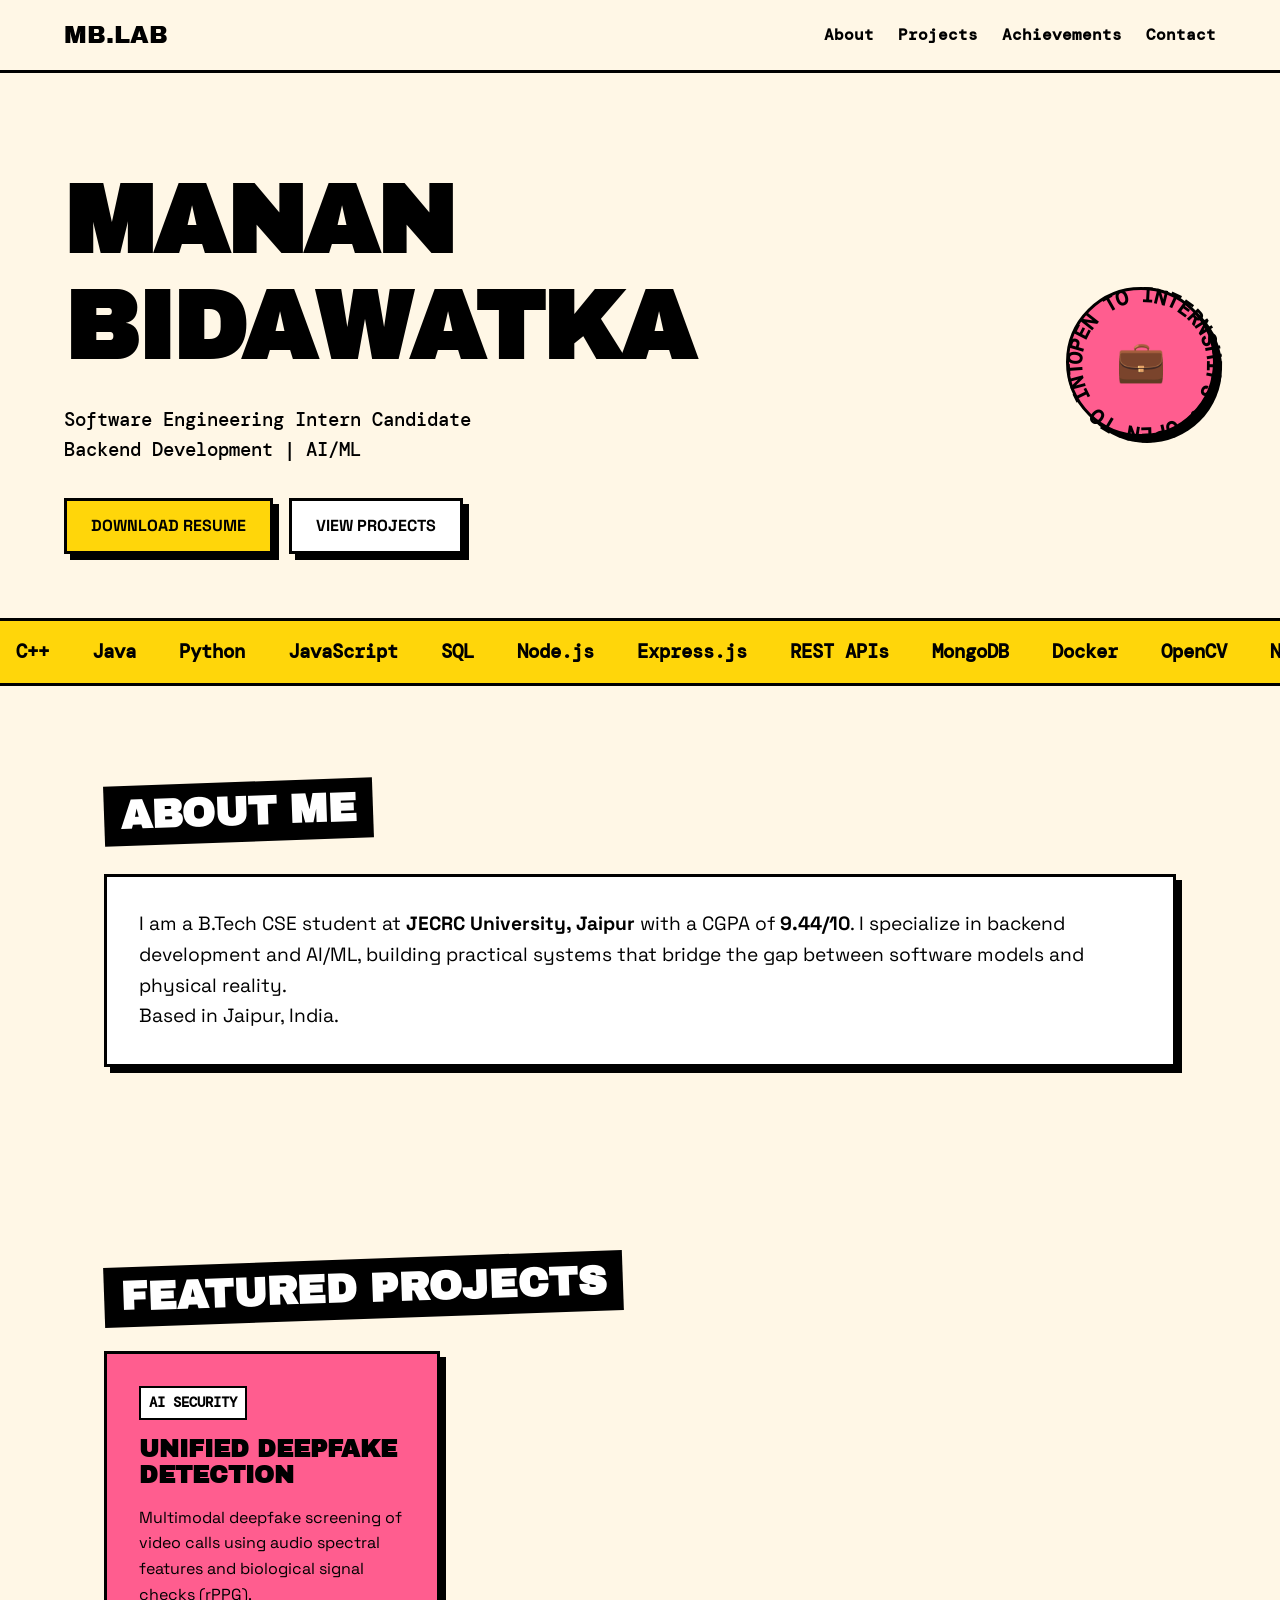
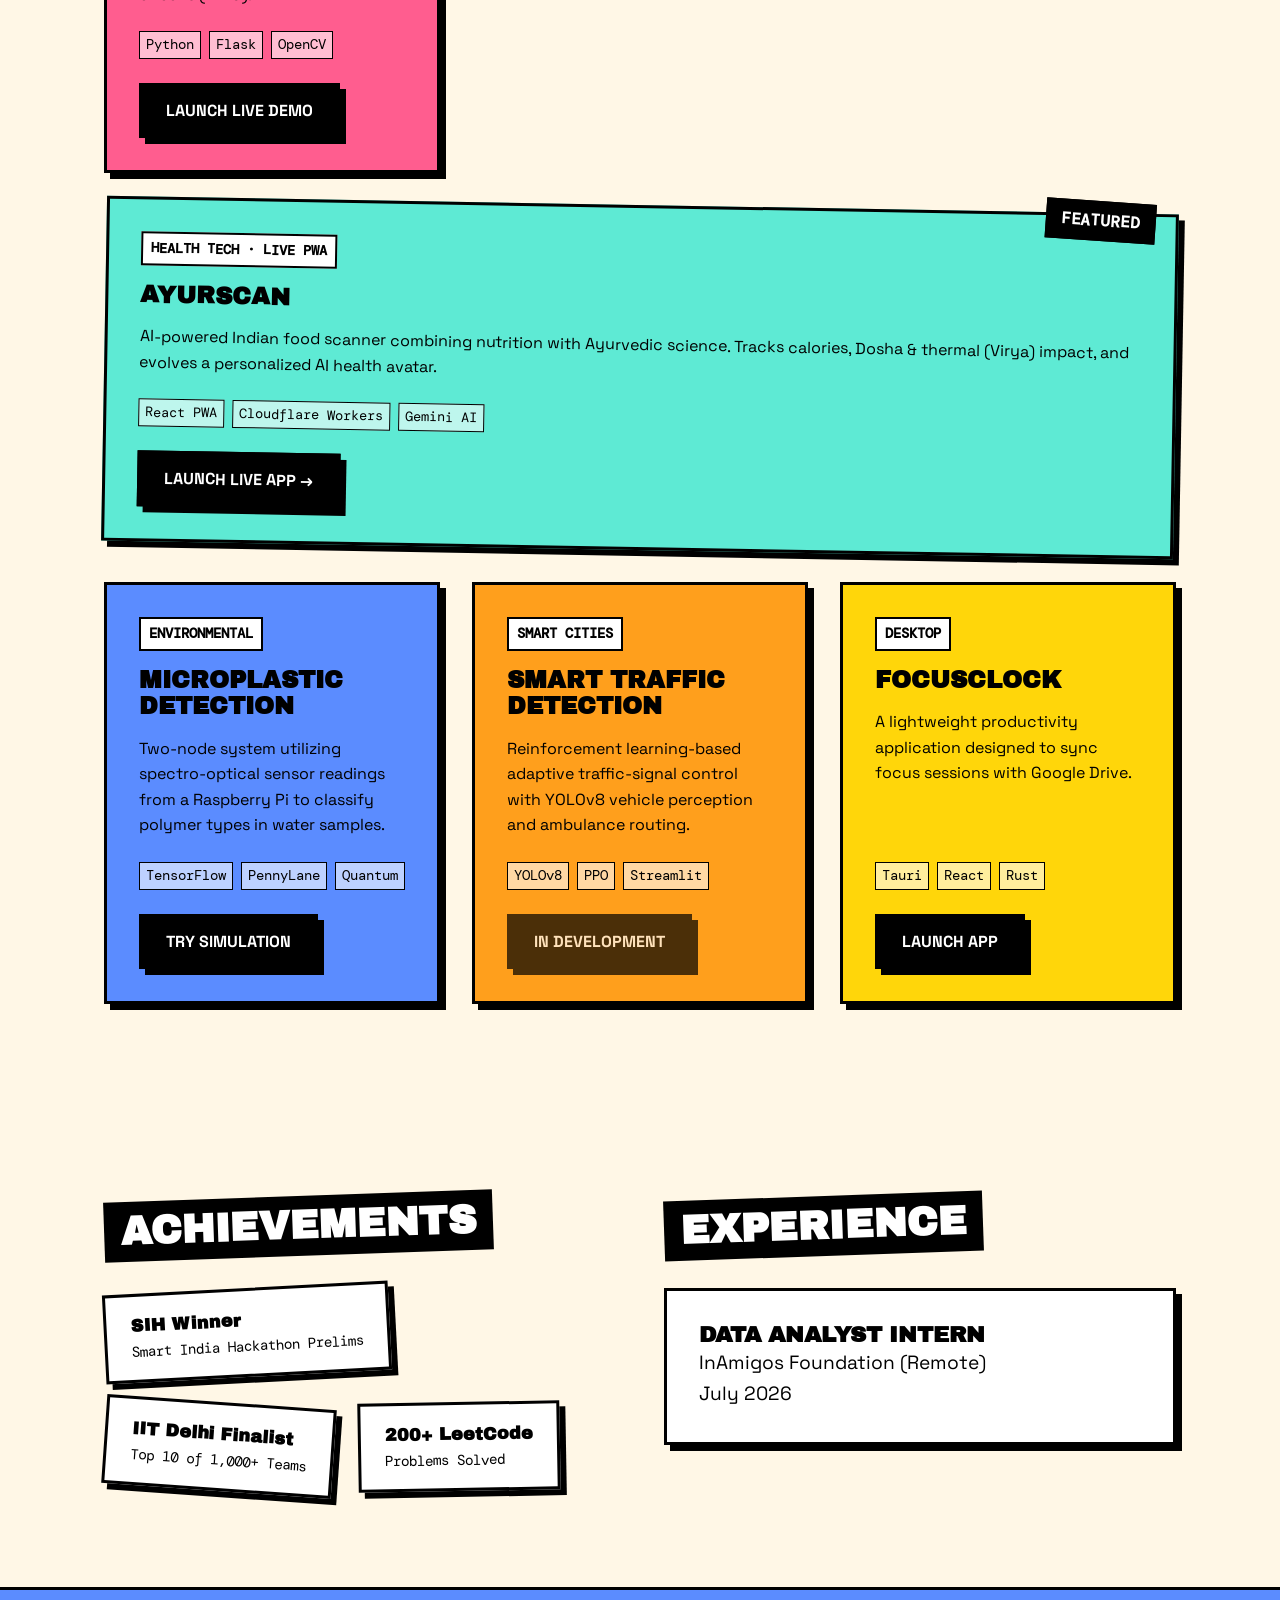
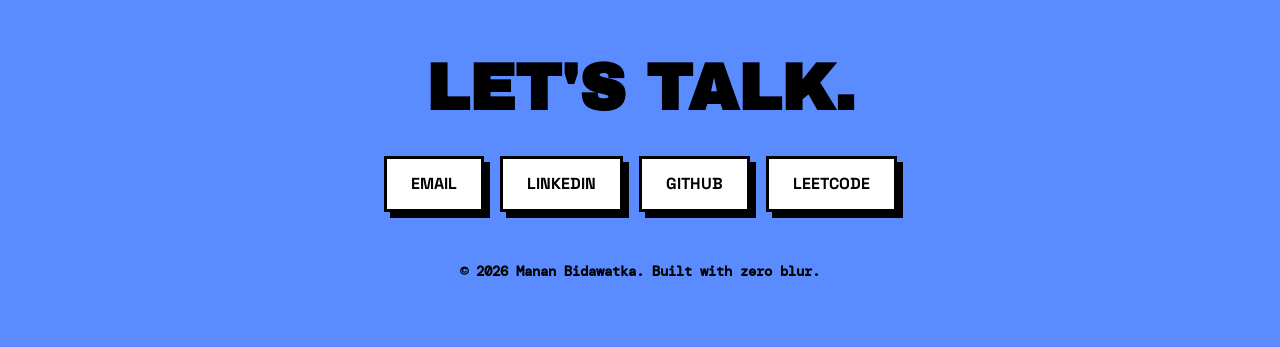
<file: index.html>
<!DOCTYPE html>
<html lang="en">
<head>
    <meta charset="UTF-8">
    <meta name="viewport" content="width=device-width, initial-scale=1.0">
    <title>Manan Bidawatka | Software Engineer</title>
    <meta name="description" content="Portfolio of Manan Bidawatka, Software Engineering Intern Candidate.">
    
    <!-- Google Fonts -->
    <link rel="preconnect" href="https://fonts.googleapis.com">
    <link rel="preconnect" href="https://fonts.gstatic.com" crossorigin>
    <link href="https://fonts.googleapis.com/css2?family=Archivo+Black&family=DM+Mono:wght@400;500&family=Space+Grotesk:wght@400;700&display=swap" rel="stylesheet">
    
    <link rel="stylesheet" href="style.css">
</head>
<body>

    <!-- Sticky Navigation -->
    <nav class="brutal-nav">
        <div class="logo">MB.LAB</div>
        <ul class="nav-links">
            <li><a href="#about">About</a></li>
            <li><a href="#projects">Projects</a></li>
            <li><a href="#achievements">Achievements</a></li>
            <li><a href="#contact">Contact</a></li>
        </ul>
    </nav>

    <!-- Hero Section -->
    <header class="hero">
        <div class="hero-content">
            <div class="hero-text">
                <h1>MANAN<br>BIDAWATKA</h1>
                <p class="tagline">Software Engineering Intern Candidate<br>Backend Development | AI/ML</p>
                <div class="hero-actions">
                    <!-- ⚠️ REPLACE # WITH YOUR RESUME LINK (Google Drive/PDF) -->
                    <a href="#" target="_blank" rel="noopener noreferrer" class="btn btn-yellow">Download Resume</a>
                    <a href="#projects" class="btn btn-white">View Projects</a>
                </div>
            </div>
            <div class="hero-sticker-container">
                <div class="sticker rotating-sticker">
                    <svg viewBox="0 0 100 100" width="100" height="100">
                        <path id="curve" d="M 50, 50 m -37, 0 a 37,37 0 1,1 74,0 a 37,37 0 1,1 -74,0" fill="transparent" />
                        <text font-family="DM Mono" font-size="12" fill="#000" font-weight="bold">
                            <textPath href="#curve">
                                OPEN TO INTERNSHIPS • OPEN TO INTERNSHIPS • 
                            </textPath>
                        </text>
                    </svg>
                    <div class="sticker-icon">💼</div>
                </div>
            </div>
        </div>
    </header>

    <!-- Marquee -->
    <div class="marquee-container">
        <div class="marquee">
            <span>C++</span> <span>Java</span> <span>Python</span> <span>JavaScript</span> <span>SQL</span> <span>Node.js</span> <span>Express.js</span> <span>REST APIs</span> <span>MongoDB</span> <span>Docker</span> <span>OpenCV</span> <span>NumPy</span> <span>Pandas</span> <span>Scikit-learn</span> <span>Git</span> <span>Postman</span>
            <span>C++</span> <span>Java</span> <span>Python</span> <span>JavaScript</span> <span>SQL</span> <span>Node.js</span> <span>Express.js</span> <span>REST APIs</span> <span>MongoDB</span> <span>Docker</span> <span>OpenCV</span> <span>NumPy</span> <span>Pandas</span> <span>Scikit-learn</span> <span>Git</span> <span>Postman</span>
        </div>
    </div>

    <main>
        <!-- About Section -->
        <section id="about" class="section">
            <h2 class="section-title">ABOUT ME</h2>
            <div class="brutal-box">
                <p>I am a B.Tech CSE student at <strong>JECRC University, Jaipur</strong> with a CGPA of <strong>9.44/10</strong>. I specialize in backend development and AI/ML, building practical systems that bridge the gap between software models and physical reality.</p>
                <p>Based in Jaipur, India.</p>
            </div>
        </section>

        <!-- Projects Section -->
        <section id="projects" class="section">
            <h2 class="section-title">FEATURED PROJECTS</h2>
            <div class="projects-grid">
                
                <!-- 1. Deepfake -->
                <article class="project-card bg-pink">
                    <div class="tag">AI SECURITY</div>
                    <h3>Unified DeepFake Detection</h3>
                    <p>Multimodal deepfake screening of video calls using audio spectral features and biological signal checks (rPPG).</p>
                    <div class="tech-stack">
                        <span>Python</span><span>Flask</span><span>OpenCV</span>
                    </div>
                    <a href="https://deepfake-detection-demo.onrender.com/" target="_blank" rel="noopener noreferrer" class="btn btn-black">Launch Live Demo</a>
                </article>

                <!-- 2. AyurScan (Featured) -->
<article class="project-card bg-mint featured-card">
    <div class="featured-badge">FEATURED</div>
    <div class="tag">HEALTH TECH · LIVE PWA</div>
    <h3>AyurScan</h3>
    <p>AI-powered Indian food scanner combining nutrition with Ayurvedic science. Tracks calories, Dosha &amp; thermal (Virya) impact, and evolves a personalized AI health avatar.</p>
    <div class="tech-stack">
        <span>React PWA</span><span>Cloudflare Workers</span><span>Gemini AI</span>
    </div>
    <a href="/ayurscan/" class="btn btn-black">Launch Live App →</a>
</article>

                <!-- 3. Microplastic -->
                <article class="project-card bg-blue">
                    <div class="tag">ENVIRONMENTAL</div>
                    <h3>Microplastic Detection</h3>
                    <p>Two-node system utilizing spectro-optical sensor readings from a Raspberry Pi to classify polymer types in water samples.</p>
                    <div class="tech-stack">
                        <span>TensorFlow</span><span>PennyLane</span><span>Quantum</span>
                    </div>
                    <!-- ⚠️ REPLACE # WITH YOUR MICROPLASTIC RENDER URL -->
                    <a href="https://microplastic-detection-demo.onrender.com" target="_blank" rel="noopener noreferrer" class="btn btn-black">Try Simulation</a>
                </article>

                <!-- 4. Traffic -->
                <article class="project-card bg-orange">
                    <div class="tag">SMART CITIES</div>
                    <h3>Smart Traffic Detection</h3>
                    <p>Reinforcement learning-based adaptive traffic-signal control with YOLOv8 vehicle perception and ambulance routing.</p>
                    <div class="tech-stack">
                        <span>YOLOv8</span><span>PPO</span><span>Streamlit</span>
                    </div>
                    <!-- Traffic is currently in development, using # to keep it non-clickable -->
                    <a href="#" class="btn btn-black" style="cursor: not-allowed; opacity: 0.7;">In Development</a>
                </article>

                <!-- 5. FocusClock -->
                <article class="project-card bg-yellow">
                    <div class="tag">DESKTOP</div>
                    <h3>FocusClock</h3>
                    <p>A lightweight productivity application designed to sync focus sessions with Google Drive.</p>
                    <div class="tech-stack">
                        <span>Tauri</span><span>React</span><span>Rust</span>
                    </div>
                    <!-- Links to your local landing page we created -->
                    <a href="projects/focusclock.html" target="_blank" rel="noopener noreferrer" class="btn btn-black">Launch App</a>
                </article>

            </div>
        </section>

        <!-- Achievements & Experience -->
        <section id="achievements" class="section grid-2-col">
            
            <div class="achievements-col">
                <h2 class="section-title">ACHIEVEMENTS</h2>
                <div class="stickers-container">
                    <div class="achievement-sticker rotate-left">
                        <strong>SIH Winner</strong><br>Smart India Hackathon Prelims
                    </div>
                    <div class="achievement-sticker rotate-right">
                        <strong>IIT Delhi Finalist</strong><br>Top 10 of 1,000+ Teams
                    </div>
                    <div class="achievement-sticker rotate-slight-left">
                        <strong>200+ LeetCode</strong><br>Problems Solved
                    </div>
                </div>
            </div>

            <div class="experience-col">
                <h2 class="section-title">EXPERIENCE</h2>
                <div class="brutal-box">
                    <h3>Data Analyst Intern</h3>
                    <p class="mono-text">InAmigos Foundation (Remote)</p>
                    <p class="mono-text">July 2026</p>
                </div>
            </div>

        </section>
    </main>

    <!-- Footer / Contact -->
    <footer id="contact" class="footer">
        <div class="footer-content">
            <h2>LET'S TALK.</h2>
            <div class="social-links">
                <a href="mailto:mananbd07@gmail.com" class="btn btn-white">Email</a>
                <!-- ⚠️ REPLACE # WITH YOUR LINKEDIN URL -->
                <a href="https://www.linkedin.com/in/manan-bidawatka-46521b323/" target="_blank" rel="noopener noreferrer" class="btn btn-white">LinkedIn</a>
                <a href="https://github.com/mananbd07" target="_blank" rel="noopener noreferrer" class="btn btn-white">GitHub</a>
                <!-- ⚠️ REPLACE # WITH YOUR LEETCODE URL -->
                <a href="https://leetcode.com/u/manan_2807/" target="_blank" rel="noopener noreferrer" class="btn btn-white">LeetCode</a>
            </div>
            <p class="copyright">&copy; 2026 Manan Bidawatka. Built with zero blur.</p>
        </div>
    </footer>

</body>
</html>
</file>
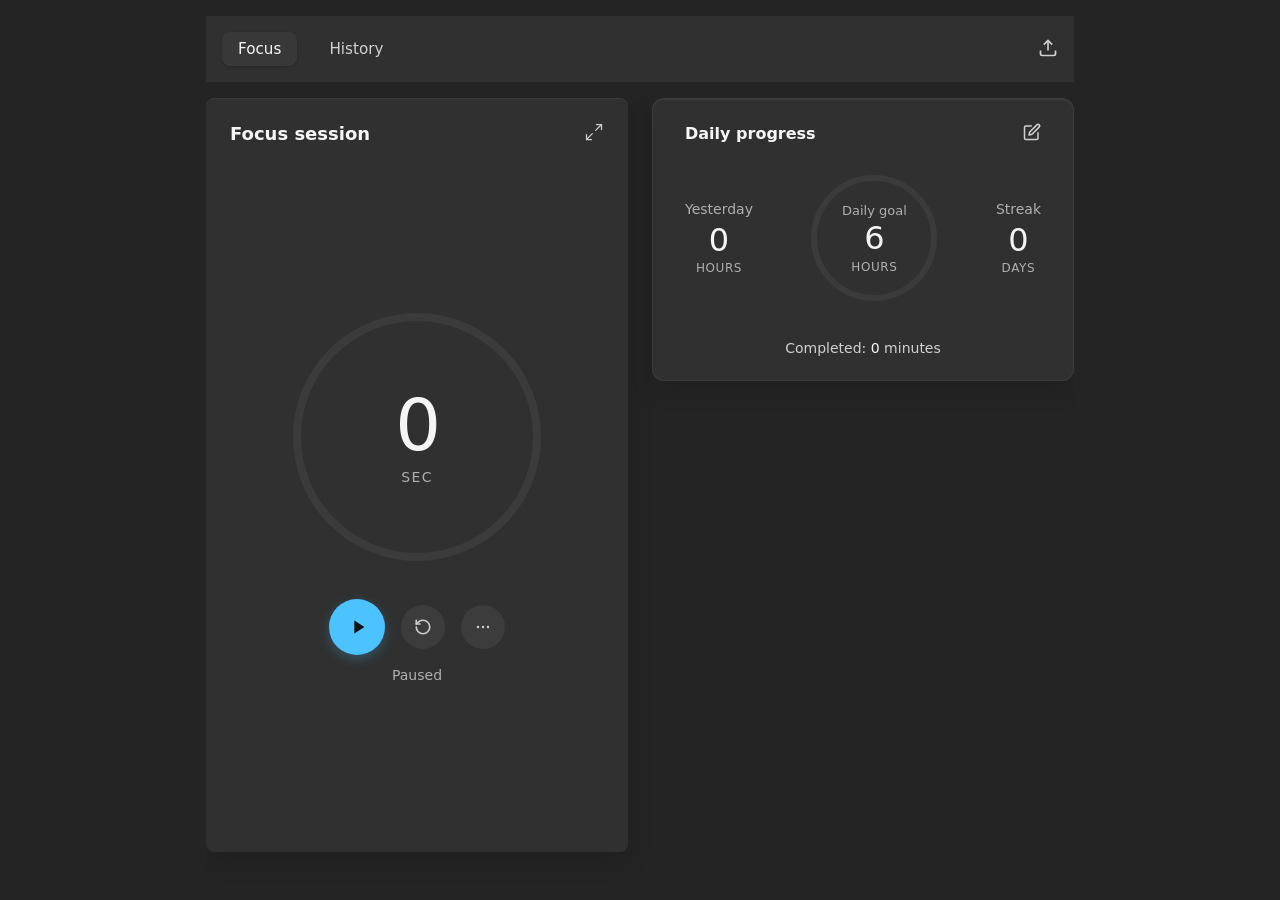
<file: projects/focusclock-app/index.html>
<!doctype html>
<html lang="en">
  <head>
    <meta charset="UTF-8" />
    <link rel="icon" type="image/svg+xml" href="./vite.svg" />
    <meta name="viewport" content="width=device-width, initial-scale=1.0" />
    <title>Tauri + React</title>
    <script type="module" crossorigin src="./assets/index-DjKRVWD6.js"></script>
    <link rel="stylesheet" crossorigin href="./assets/index-D8G8_7QO.css">
  </head>

  <body>
    <div id="root"></div>
  </body>
</html>
</file>
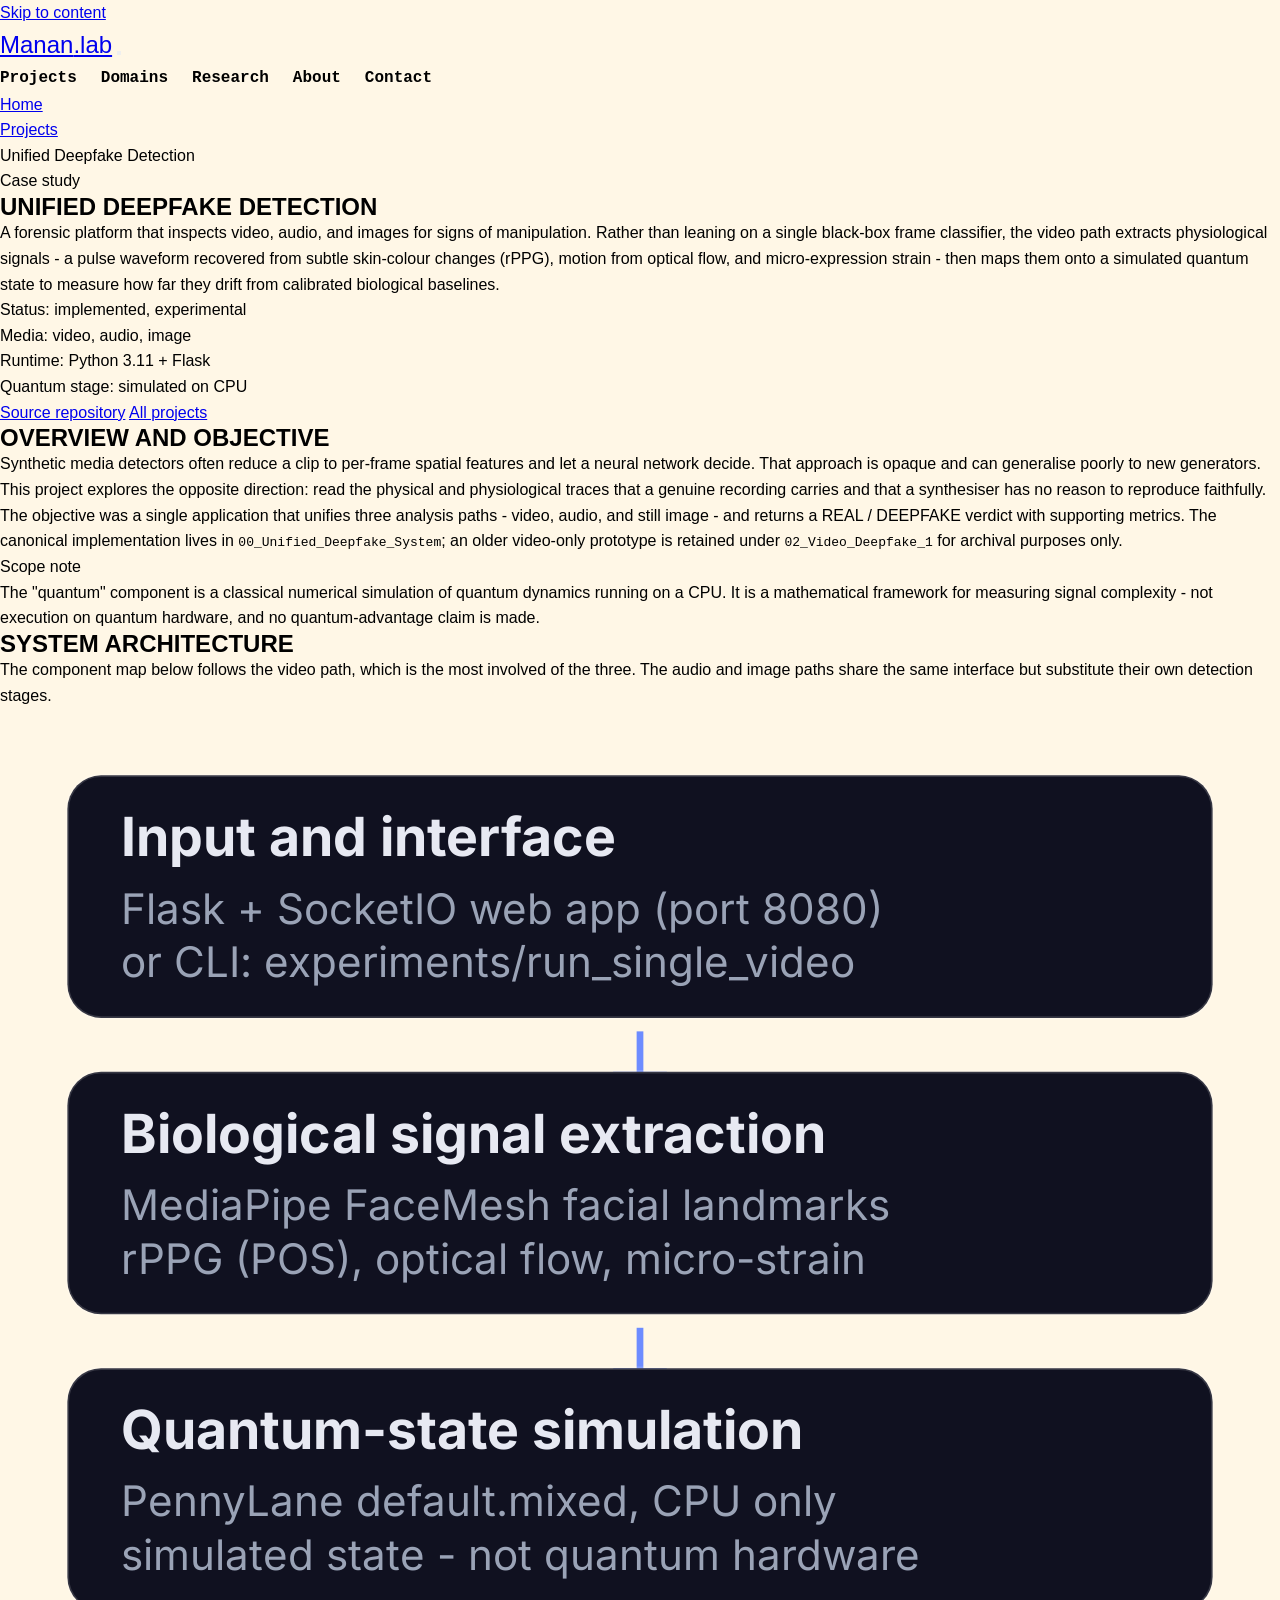
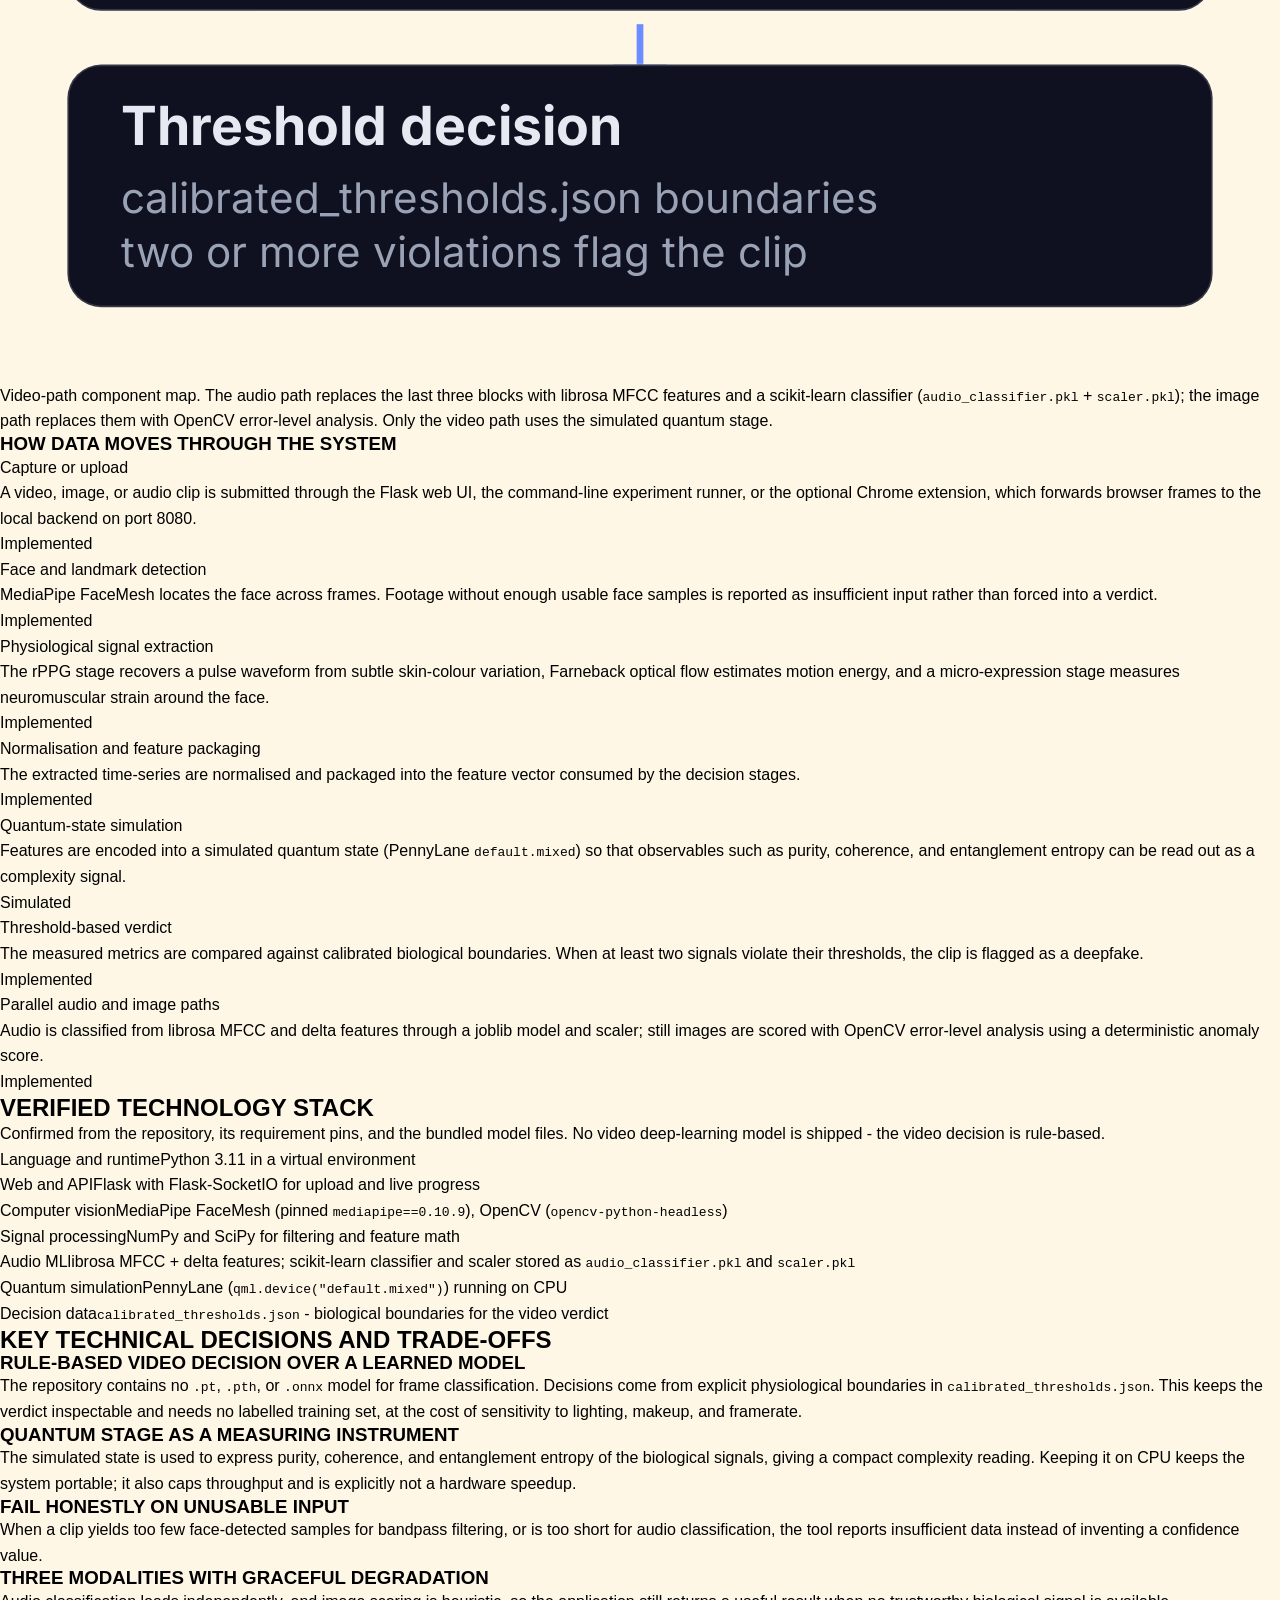
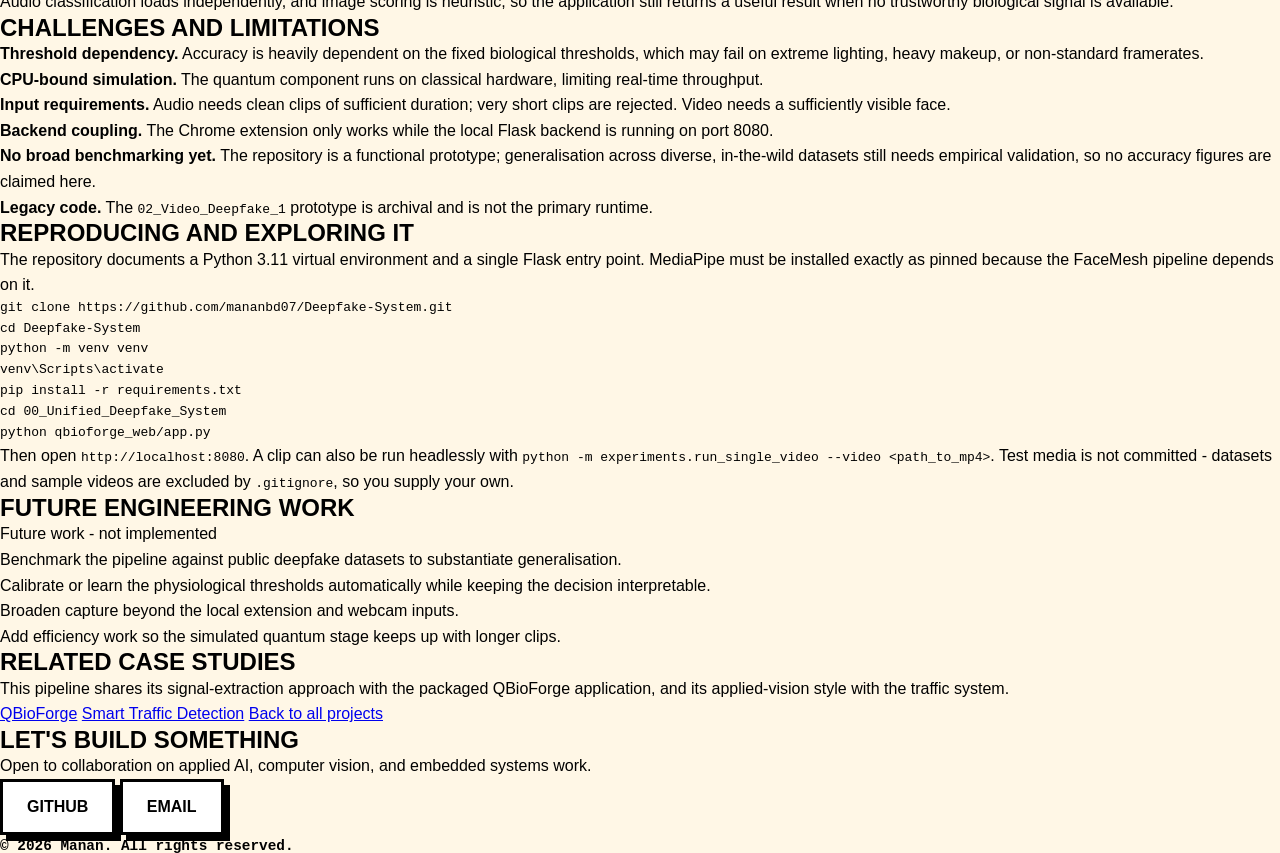
<file: projects/deepfake-detection.html>
<!DOCTYPE html>
<html lang="en">
<head>
    <meta charset="UTF-8">
    <meta name="viewport" content="width=device-width, initial-scale=1.0">
    <title>Unified Deepfake Detection - Engineering Case Study | Manan Engineering Lab</title>
    <meta name="description" content="How a unified deepfake detection platform combines rPPG pulse extraction, optical flow, micro-expression strain, a simulated quantum-state stage, classical audio ML, and image error-level analysis.">
    <meta name="theme-color" content="#0a0a12">
    <link rel="canonical" href="https://manan-engineering-lab.pages.dev/projects/deepfake-detection.html">

    <meta property="og:type" content="article">
    <meta property="og:site_name" content="Manan Engineering Lab">
    <meta property="og:title" content="Unified Deepfake Detection - Engineering Case Study">
    <meta property="og:description" content="Physiological signal analysis (rPPG, optical flow, micro-expression) with a simulated quantum-state stage and classical audio and image detectors.">
    <meta property="og:url" content="https://manan-engineering-lab.pages.dev/projects/deepfake-detection.html">
    <meta name="twitter:card" content="summary">
    <meta name="twitter:title" content="Unified Deepfake Detection - Engineering Case Study">
    <meta name="twitter:description" content="Physiological signal analysis with a simulated quantum-state stage and classical audio and image detectors.">

    <link rel="icon" href="data:image/svg+xml,<svg xmlns='http://www.w3.org/2000/svg' viewBox='0 0 32 32'><rect width='32' height='32' rx='7' fill='%230a0a12'/><path d='M8 24V8l8 10 8-10v16' fill='none' stroke='%236d8cff' stroke-width='3' stroke-linecap='round' stroke-linejoin='round'/></svg>">

    <link rel="preconnect" href="https://fonts.googleapis.com">
    <link rel="preconnect" href="https://fonts.gstatic.com" crossorigin>
    <link href="https://fonts.googleapis.com/css2?family=Inter:wght@400;500;600&family=Outfit:wght@600;800&display=swap" rel="stylesheet">
    <link rel="stylesheet" href="../style.css">
</head>
<body>
    <a class="skip-link" href="#main">Skip to content</a>

    <header class="site-header">
        <nav class="navbar" aria-label="Primary navigation">
            <a class="logo" href="../index.html#hero">Manan<span class="logo-accent">.lab</span></a>
            <button class="nav-toggle" type="button" aria-expanded="false" aria-controls="nav-menu" aria-label="Toggle navigation menu">
                <span class="nav-toggle-bar"></span>
                <span class="nav-toggle-bar"></span>
                <span class="nav-toggle-bar"></span>
            </button>
            <ul class="nav-links" id="nav-menu">
                <li><a href="../index.html#projects">Projects</a></li>
                <li><a href="../index.html#domains">Domains</a></li>
                <li><a href="../index.html#research">Research</a></li>
                <li><a href="../index.html#about">About</a></li>
                <li><a href="../index.html#contact">Contact</a></li>
            </ul>
        </nav>
    </header>

    <main id="main">
        <nav class="breadcrumb" aria-label="Breadcrumb">
            <ol>
                <li><a href="../index.html">Home</a></li>
                <li><a href="../index.html#projects">Projects</a></li>
                <li aria-current="page">Unified Deepfake Detection</li>
            </ol>
        </nav>

        <article class="case-hero">
            <p class="case-kicker">Case study</p>
            <h1 class="case-title">Unified Deepfake Detection</h1>
            <p class="case-lead">A forensic platform that inspects video, audio, and images for signs of manipulation. Rather than leaning on a single black-box frame classifier, the video path extracts physiological signals - a pulse waveform recovered from subtle skin-colour changes (rPPG), motion from optical flow, and micro-expression strain - then maps them onto a simulated quantum state to measure how far they drift from calibrated biological baselines.</p>
            <ul class="case-meta">
                <li>Status: implemented, experimental</li>
                <li>Media: video, audio, image</li>
                <li>Runtime: Python 3.11 + Flask</li>
                <li>Quantum stage: simulated on CPU</li>
            </ul>
            <div class="case-actions">
                <a class="action-link action-link--primary" href="https://github.com/mananbd07/Deepfake-System" target="_blank" rel="noopener noreferrer">Source repository</a>
                <a class="action-link" href="../index.html#projects">All projects</a>
            </div>
        </article>

        <div class="case-body">
            <section class="case-section" aria-labelledby="overview">
                <h2 id="overview">Overview and objective</h2>
                <p>Synthetic media detectors often reduce a clip to per-frame spatial features and let a neural network decide. That approach is opaque and can generalise poorly to new generators. This project explores the opposite direction: read the physical and physiological traces that a genuine recording carries and that a synthesiser has no reason to reproduce faithfully.</p>
                <p>The objective was a single application that unifies three analysis paths - video, audio, and still image - and returns a REAL / DEEPFAKE verdict with supporting metrics. The canonical implementation lives in <code>00_Unified_Deepfake_System</code>; an older video-only prototype is retained under <code>02_Video_Deepfake_1</code> for archival purposes only.</p>
                <div class="callout callout--optional">
                    <span class="callout-label">Scope note</span>
                    <p>The "quantum" component is a classical numerical simulation of quantum dynamics running on a CPU. It is a mathematical framework for measuring signal complexity - not execution on quantum hardware, and no quantum-advantage claim is made.</p>
                </div>
            </section>

            <section class="case-section" aria-labelledby="architecture">
                <h2 id="architecture">System architecture</h2>
                <p class="case-section-intro">The component map below follows the video path, which is the most involved of the three. The audio and image paths share the same interface but substitute their own detection stages.</p>

                <figure class="arch-figure">
                    <svg class="arch-svg" viewBox="0 0 380 376" role="img" aria-labelledby="df-arch-title df-arch-desc" font-family="Inter, system-ui, sans-serif" xmlns="http://www.w3.org/2000/svg">
                        <title id="df-arch-title">Component map of the Unified Deepfake Detection video pipeline</title>
                        <desc id="df-arch-desc">A four-stage stack: the Flask input interface feeds biological signal extraction, which feeds a simulated quantum-state stage, which feeds a threshold-based decision.</desc>
                        <defs>
                            <marker id="df-arrow" markerWidth="10" markerHeight="10" refX="5" refY="5" orient="auto">
                                <path d="M1 1 L9 5 L1 9 z" fill="#6d8cff"></path>
                            </marker>
                        </defs>
                        <rect x="20" y="20" width="340" height="72" rx="10" fill="#101120" stroke="rgba(255,255,255,0.16)"></rect>
                        <text x="36" y="44" fill="#e7e9f2" font-size="16" font-weight="700">Input and interface</text>
                        <text x="36" y="64" fill="#9aa3b6" font-size="12.5">Flask + SocketIO web app (port 8080)</text>
                        <text x="36" y="80" fill="#9aa3b6" font-size="12.5">or CLI: experiments/run_single_video</text>
                        <line x1="190" y1="96" x2="190" y2="116" stroke="#6d8cff" stroke-width="2" marker-end="url(#df-arrow)"></line>
                        <rect x="20" y="108" width="340" height="72" rx="10" fill="#101120" stroke="rgba(255,255,255,0.16)"></rect>
                        <text x="36" y="132" fill="#e7e9f2" font-size="16" font-weight="700">Biological signal extraction</text>
                        <text x="36" y="152" fill="#9aa3b6" font-size="12.5">MediaPipe FaceMesh facial landmarks</text>
                        <text x="36" y="168" fill="#9aa3b6" font-size="12.5">rPPG (POS), optical flow, micro-strain</text>
                        <line x1="190" y1="184" x2="190" y2="204" stroke="#6d8cff" stroke-width="2" marker-end="url(#df-arrow)"></line>
                        <rect x="20" y="196" width="340" height="72" rx="10" fill="#101120" stroke="rgba(255,255,255,0.16)"></rect>
                        <text x="36" y="220" fill="#e7e9f2" font-size="16" font-weight="700">Quantum-state simulation</text>
                        <text x="36" y="240" fill="#9aa3b6" font-size="12.5">PennyLane default.mixed, CPU only</text>
                        <text x="36" y="256" fill="#9aa3b6" font-size="12.5">simulated state - not quantum hardware</text>
                        <line x1="190" y1="272" x2="190" y2="292" stroke="#6d8cff" stroke-width="2" marker-end="url(#df-arrow)"></line>
                        <rect x="20" y="284" width="340" height="72" rx="10" fill="#101120" stroke="rgba(255,255,255,0.16)"></rect>
                        <text x="36" y="308" fill="#e7e9f2" font-size="16" font-weight="700">Threshold decision</text>
                        <text x="36" y="328" fill="#9aa3b6" font-size="12.5">calibrated_thresholds.json boundaries</text>
                        <text x="36" y="344" fill="#9aa3b6" font-size="12.5">two or more violations flag the clip</text>
                    </svg>
                    <figcaption>Video-path component map. The audio path replaces the last three blocks with librosa MFCC features and a scikit-learn classifier (<code>audio_classifier.pkl</code> + <code>scaler.pkl</code>); the image path replaces them with OpenCV error-level analysis. Only the video path uses the simulated quantum stage.</figcaption>
                </figure>

                <h3>How data moves through the system</h3>
                <ol class="flow">
                    <li class="flow-step">
                        <span class="flow-label">Capture or upload</span>
                        <p class="flow-desc">A video, image, or audio clip is submitted through the Flask web UI, the command-line experiment runner, or the optional Chrome extension, which forwards browser frames to the local backend on port 8080.</p>
                        <span class="flow-tag">Implemented</span>
                    </li>
                    <li class="flow-step">
                        <span class="flow-label">Face and landmark detection</span>
                        <p class="flow-desc">MediaPipe FaceMesh locates the face across frames. Footage without enough usable face samples is reported as insufficient input rather than forced into a verdict.</p>
                        <span class="flow-tag">Implemented</span>
                    </li>
                    <li class="flow-step">
                        <span class="flow-label">Physiological signal extraction</span>
                        <p class="flow-desc">The rPPG stage recovers a pulse waveform from subtle skin-colour variation, Farneback optical flow estimates motion energy, and a micro-expression stage measures neuromuscular strain around the face.</p>
                        <span class="flow-tag">Implemented</span>
                    </li>
                    <li class="flow-step">
                        <span class="flow-label">Normalisation and feature packaging</span>
                        <p class="flow-desc">The extracted time-series are normalised and packaged into the feature vector consumed by the decision stages.</p>
                        <span class="flow-tag">Implemented</span>
                    </li>
                    <li class="flow-step">
                        <span class="flow-label">Quantum-state simulation</span>
                        <p class="flow-desc">Features are encoded into a simulated quantum state (PennyLane <code>default.mixed</code>) so that observables such as purity, coherence, and entanglement entropy can be read out as a complexity signal.</p>
                        <span class="flow-tag">Simulated</span>
                    </li>
                    <li class="flow-step">
                        <span class="flow-label">Threshold-based verdict</span>
                        <p class="flow-desc">The measured metrics are compared against calibrated biological boundaries. When at least two signals violate their thresholds, the clip is flagged as a deepfake.</p>
                        <span class="flow-tag">Implemented</span>
                    </li>
                    <li class="flow-step">
                        <span class="flow-label">Parallel audio and image paths</span>
                        <p class="flow-desc">Audio is classified from librosa MFCC and delta features through a joblib model and scaler; still images are scored with OpenCV error-level analysis using a deterministic anomaly score.</p>
                        <span class="flow-tag">Implemented</span>
                    </li>
                </ol>
            </section>

            <section class="case-section" aria-labelledby="stack">
                <h2 id="stack">Verified technology stack</h2>
                <p class="case-section-intro">Confirmed from the repository, its requirement pins, and the bundled model files. No video deep-learning model is shipped - the video decision is rule-based.</p>
                <ul class="spec-list">
                    <li><span class="spec-key">Language and runtime</span><span class="spec-val">Python 3.11 in a virtual environment</span></li>
                    <li><span class="spec-key">Web and API</span><span class="spec-val">Flask with Flask-SocketIO for upload and live progress</span></li>
                    <li><span class="spec-key">Computer vision</span><span class="spec-val">MediaPipe FaceMesh (pinned <code>mediapipe==0.10.9</code>), OpenCV (<code>opencv-python-headless</code>)</span></li>
                    <li><span class="spec-key">Signal processing</span><span class="spec-val">NumPy and SciPy for filtering and feature math</span></li>
                    <li><span class="spec-key">Audio ML</span><span class="spec-val">librosa MFCC + delta features; scikit-learn classifier and scaler stored as <code>audio_classifier.pkl</code> and <code>scaler.pkl</code></span></li>
                    <li><span class="spec-key">Quantum simulation</span><span class="spec-val">PennyLane (<code>qml.device("default.mixed")</code>) running on CPU</span></li>
                    <li><span class="spec-key">Decision data</span><span class="spec-val"><code>calibrated_thresholds.json</code> - biological boundaries for the video verdict</span></li>
                </ul>
            </section>

            <section class="case-section" aria-labelledby="decisions">
                <h2 id="decisions">Key technical decisions and trade-offs</h2>
                <div class="case-grid">
                    <div class="case-panel">
                        <h3>Rule-based video decision over a learned model</h3>
                        <p>The repository contains no <code>.pt</code>, <code>.pth</code>, or <code>.onnx</code> model for frame classification. Decisions come from explicit physiological boundaries in <code>calibrated_thresholds.json</code>. This keeps the verdict inspectable and needs no labelled training set, at the cost of sensitivity to lighting, makeup, and framerate.</p>
                    </div>
                    <div class="case-panel">
                        <h3>Quantum stage as a measuring instrument</h3>
                        <p>The simulated state is used to express purity, coherence, and entanglement entropy of the biological signals, giving a compact complexity reading. Keeping it on CPU keeps the system portable; it also caps throughput and is explicitly not a hardware speedup.</p>
                    </div>
                    <div class="case-panel">
                        <h3>Fail honestly on unusable input</h3>
                        <p>When a clip yields too few face-detected samples for bandpass filtering, or is too short for audio classification, the tool reports insufficient data instead of inventing a confidence value.</p>
                    </div>
                    <div class="case-panel">
                        <h3>Three modalities with graceful degradation</h3>
                        <p>Audio classification loads independently, and image scoring is heuristic, so the application still returns a useful result when no trustworthy biological signal is available.</p>
                    </div>
                </div>
            </section>

            <section class="case-section" aria-labelledby="limitations">
                <h2 id="limitations">Challenges and limitations</h2>
                <ul>
                    <li><strong>Threshold dependency.</strong> Accuracy is heavily dependent on the fixed biological thresholds, which may fail on extreme lighting, heavy makeup, or non-standard framerates.</li>
                    <li><strong>CPU-bound simulation.</strong> The quantum component runs on classical hardware, limiting real-time throughput.</li>
                    <li><strong>Input requirements.</strong> Audio needs clean clips of sufficient duration; very short clips are rejected. Video needs a sufficiently visible face.</li>
                    <li><strong>Backend coupling.</strong> The Chrome extension only works while the local Flask backend is running on port 8080.</li>
                    <li><strong>No broad benchmarking yet.</strong> The repository is a functional prototype; generalisation across diverse, in-the-wild datasets still needs empirical validation, so no accuracy figures are claimed here.</li>
                    <li><strong>Legacy code.</strong> The <code>02_Video_Deepfake_1</code> prototype is archival and is not the primary runtime.</li>
                </ul>
            </section>

            <section class="case-section" aria-labelledby="reproduce">
                <h2 id="reproduce">Reproducing and exploring it</h2>
                <p>The repository documents a Python 3.11 virtual environment and a single Flask entry point. MediaPipe must be installed exactly as pinned because the FaceMesh pipeline depends on it.</p>
<pre><code>git clone https://github.com/mananbd07/Deepfake-System.git
cd Deepfake-System
python -m venv venv
venv\Scripts\activate
pip install -r requirements.txt
cd 00_Unified_Deepfake_System
python qbioforge_web/app.py</code></pre>
                <p>Then open <code>http://localhost:8080</code>. A clip can also be run headlessly with <code>python -m experiments.run_single_video --video &lt;path_to_mp4&gt;</code>. Test media is not committed - datasets and sample videos are excluded by <code>.gitignore</code>, so you supply your own.</p>
            </section>

            <section class="case-section" aria-labelledby="future">
                <h2 id="future">Future engineering work</h2>
                <div class="callout callout--future">
                    <span class="callout-label">Future work - not implemented</span>
                    <ul>
                        <li>Benchmark the pipeline against public deepfake datasets to substantiate generalisation.</li>
                        <li>Calibrate or learn the physiological thresholds automatically while keeping the decision interpretable.</li>
                        <li>Broaden capture beyond the local extension and webcam inputs.</li>
                        <li>Add efficiency work so the simulated quantum stage keeps up with longer clips.</li>
                    </ul>
                </div>
            </section>

            <section class="case-section" aria-labelledby="related">
                <h2 id="related">Related case studies</h2>
                <p class="case-section-intro">This pipeline shares its signal-extraction approach with the packaged QBioForge application, and its applied-vision style with the traffic system.</p>
                <div class="case-actions">
                    <a class="action-link" href="qbioforge.html">QBioForge</a>
                    <a class="action-link" href="smart-traffic-detection.html">Smart Traffic Detection</a>
                    <a class="action-link" href="../index.html#projects">Back to all projects</a>
                </div>
            </section>
        </div>
    </main>

    <footer id="contact" class="site-footer">
        <div class="footer-inner">
            <h2 class="footer-title">Let's build something</h2>
            <p class="footer-lead">Open to collaboration on applied AI, computer vision, and embedded systems work.</p>
            <div class="footer-links">
                <a class="btn btn-primary" href="https://github.com/mananbd07" target="_blank" rel="noopener noreferrer">GitHub</a>
                <a class="btn btn-ghost" href="mailto:contact@manan.ai">Email</a>
            </div>
            <p class="copyright">&copy; <span id="year">2026</span> Manan. All rights reserved.</p>
        </div>
    </footer>

    <script src="../script.js"></script>
</body>
</html>
</file>
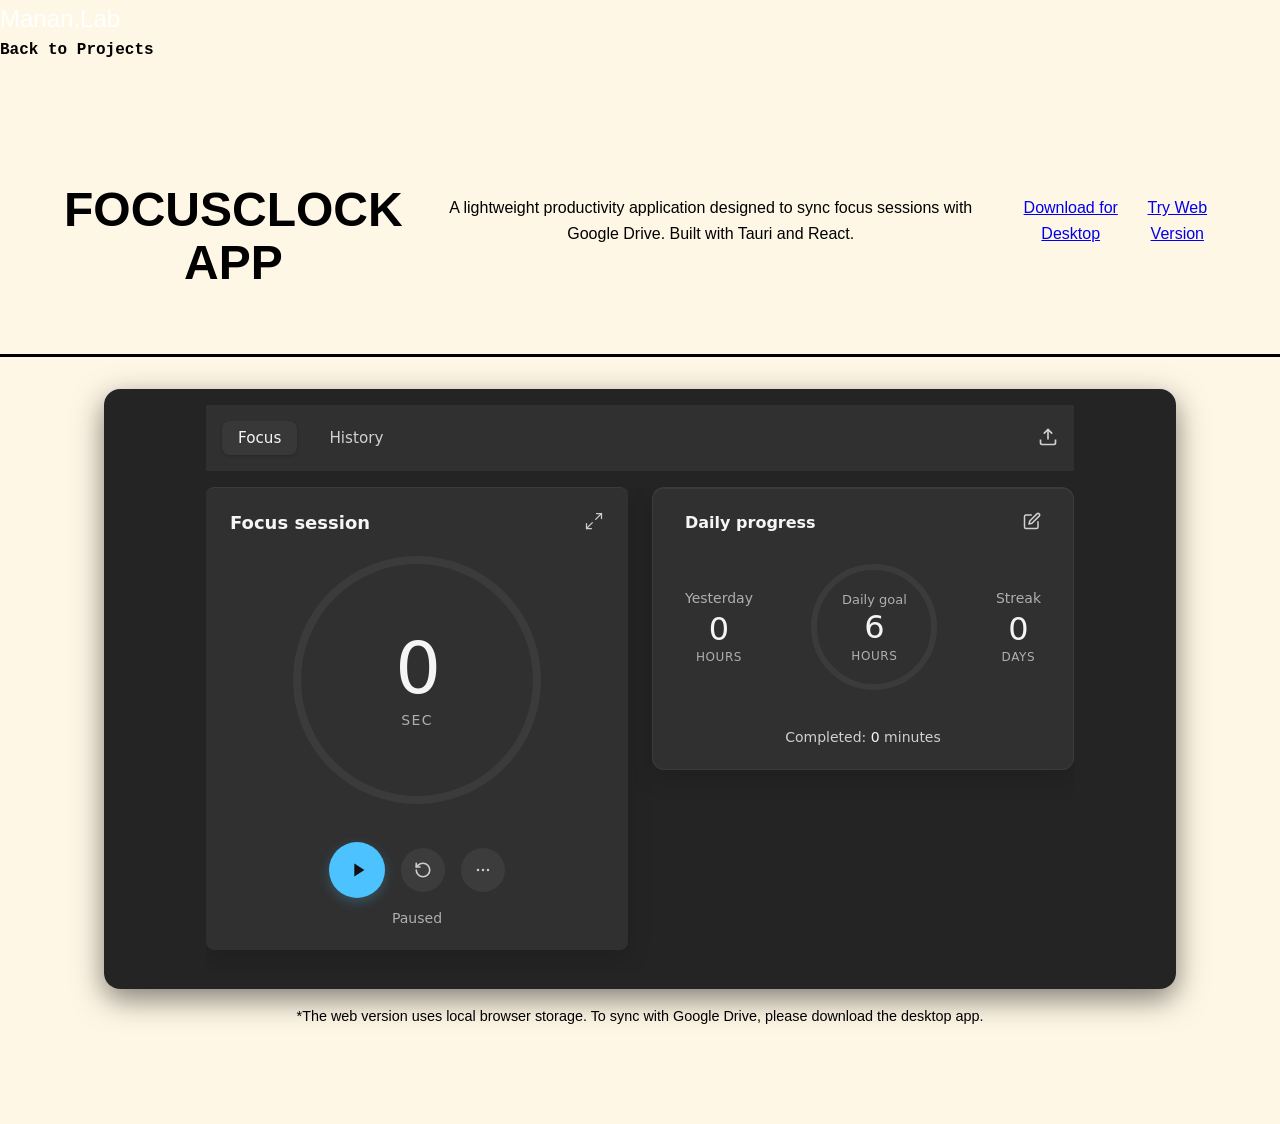
<file: projects/focusclock.html>
<!DOCTYPE html>
<html lang="en">
<head>
    <meta charset="UTF-8">
    <meta name="viewport" content="width=device-width, initial-scale=1.0">
    <title>FocusClock | Manan Engineering Lab</title>
    <link rel="preconnect" href="https://fonts.googleapis.com">
    <link rel="preconnect" href="https://fonts.gstatic.com" crossorigin>
    <link href="https://fonts.googleapis.com/css2?family=Inter:wght@300;400;600&family=Outfit:wght@500;700;800&display=swap" rel="stylesheet">
    <link rel="stylesheet" href="../style.css"> <!-- Link to your main CSS -->
    <style>
        .app-container {
            margin-top: 2rem;
            border-radius: 16px;
            overflow: hidden;
            border: 1px solid var(--border-color);
            background: var(--card-bg);
            height: 600px;
            width: 100%;
            box-shadow: 0 10px 30px rgba(0,0,0,0.5);
        }
        .app-container iframe {
            width: 100%;
            height: 100%;
            border: none;
        }
        .hero-small {
            min-height: auto;
            padding-top: 120px;
            padding-bottom: 4rem;
            text-align: center;
        }
        .hero-small h1 {
            font-size: 3rem;
        }
        .hero-small p {
            margin: 0 auto 2rem auto;
        }
        .btn-group {
            display: flex;
            justify-content: center;
            gap: 1rem;
            margin-bottom: 2rem;
        }
    </style>
</head>
<body>
    <div class="bg-grid"></div>
    <div class="bg-glow"></div>

    <nav class="navbar">
        <a href="../index.html" class="logo" style="text-decoration: none; color: white;">Manan<span>.Lab</span></a>
        <div class="nav-links">
            <a href="../index.html#projects">Back to Projects</a>
        </div>
    </nav>

    <header class="hero hero-small">
        <div class="hero-content">
            <h1>FocusClock <span class="gradient-text">App</span></h1>
            <p>A lightweight productivity application designed to sync focus sessions with Google Drive. Built with Tauri and React.</p>
            
            <div class="btn-group">
                <a href="https://github.com/mananbd07/focusclock-desktop/releases/tag/v1.0.0" target="_blank" class="btn-primary">Download for Desktop</a>
                <a href="#web-app" class="btn-secondary">Try Web Version</a>
            </div>
        </div>
    </header>

    <section id="web-app" class="section" style="padding-top: 0;">
        <div class="app-container">
            <!-- This loads your actual web app! -->
            <iframe src="focusclock-app/index.html" title="FocusClock Web App"></iframe>
        </div>
        <p style="text-align: center; color: var(--text-muted); margin-top: 1rem; font-size: 0.9rem;">
            *The web version uses local browser storage. To sync with Google Drive, please download the desktop app.
        </p>
    </section>

</body>
</html>
</file>
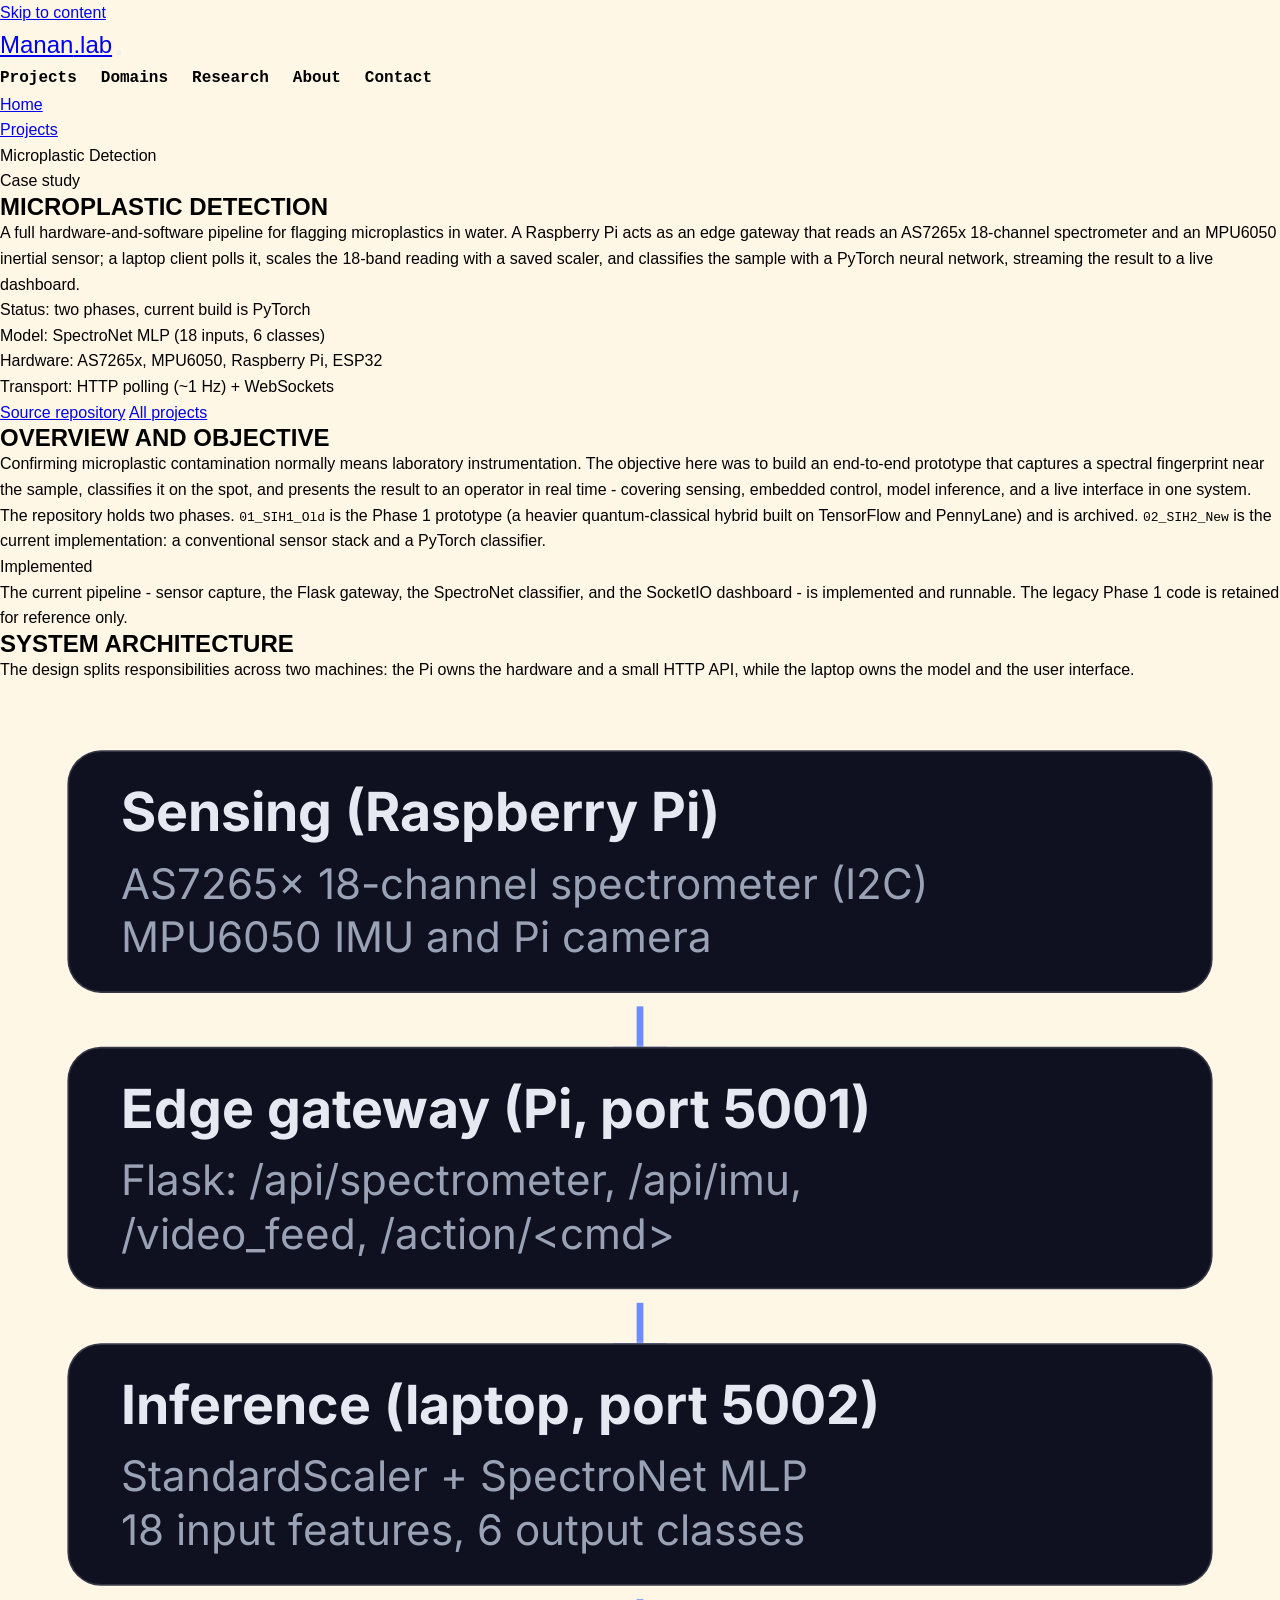
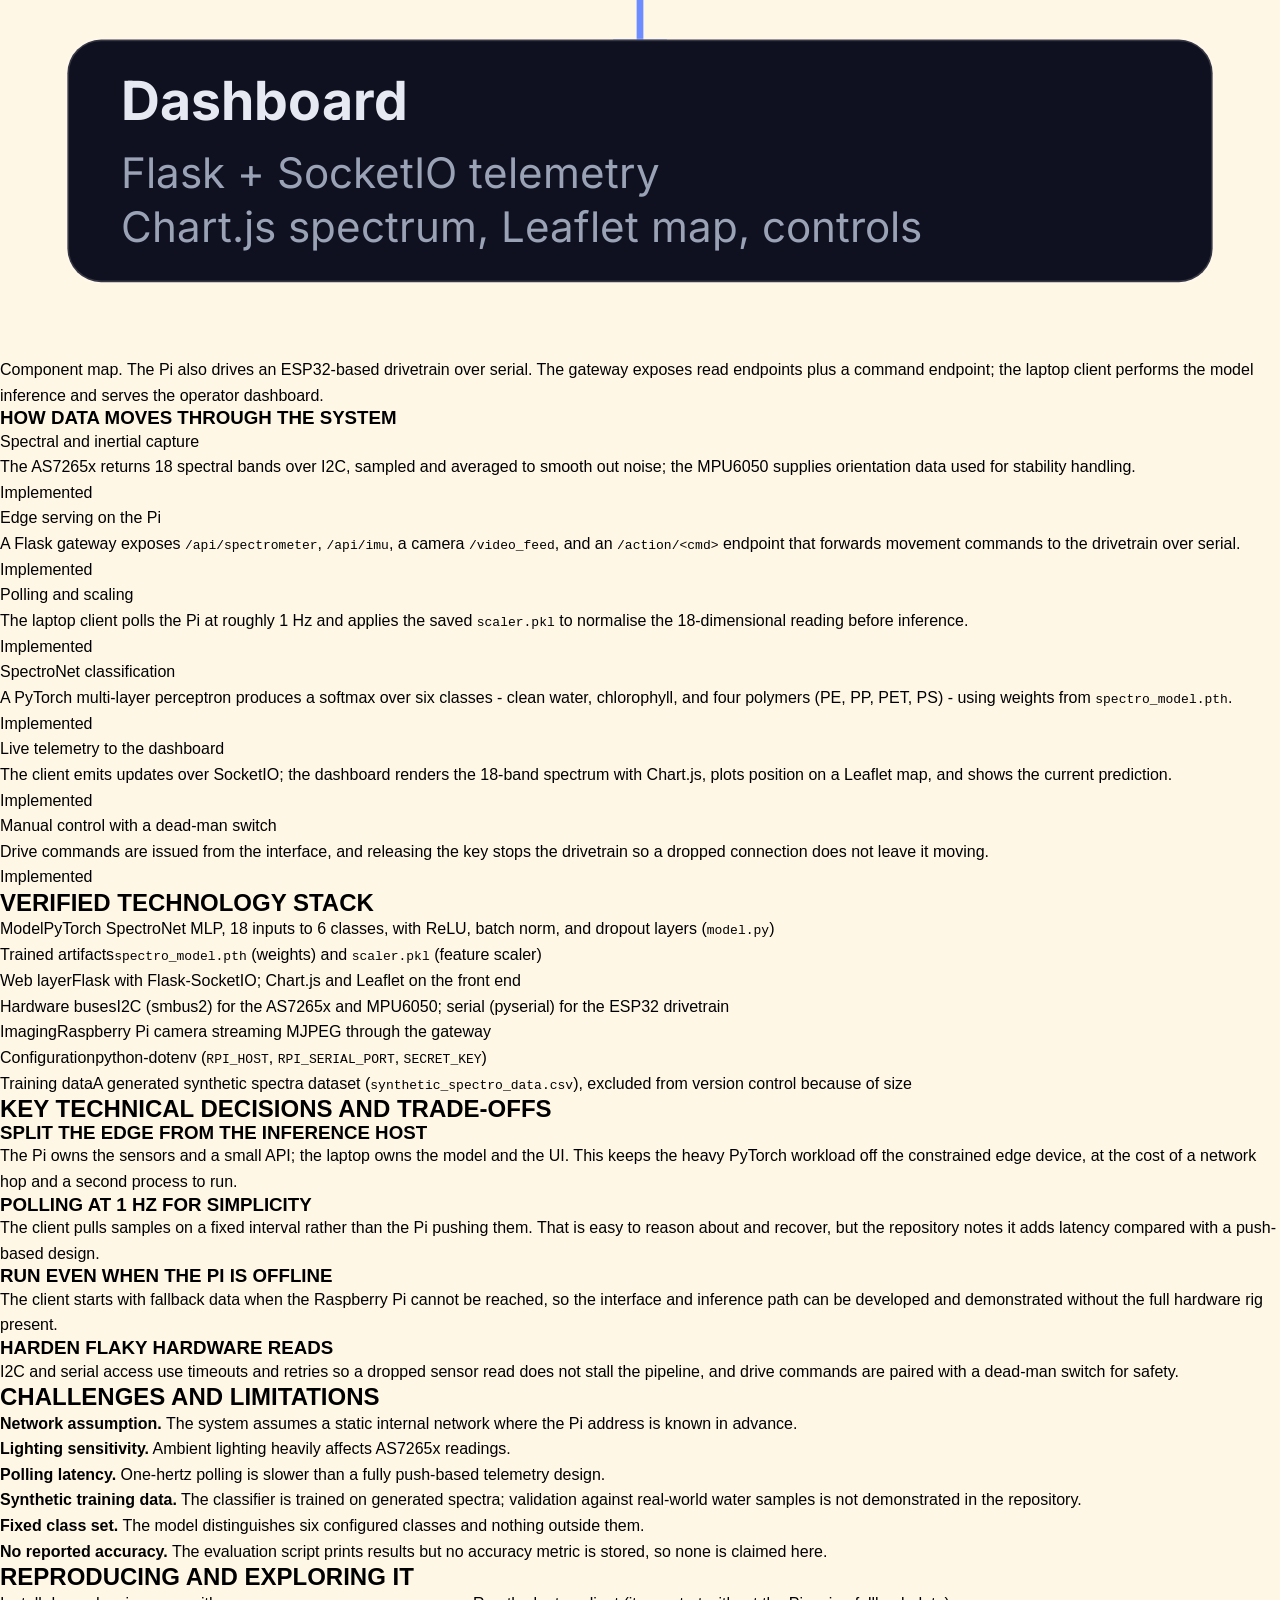
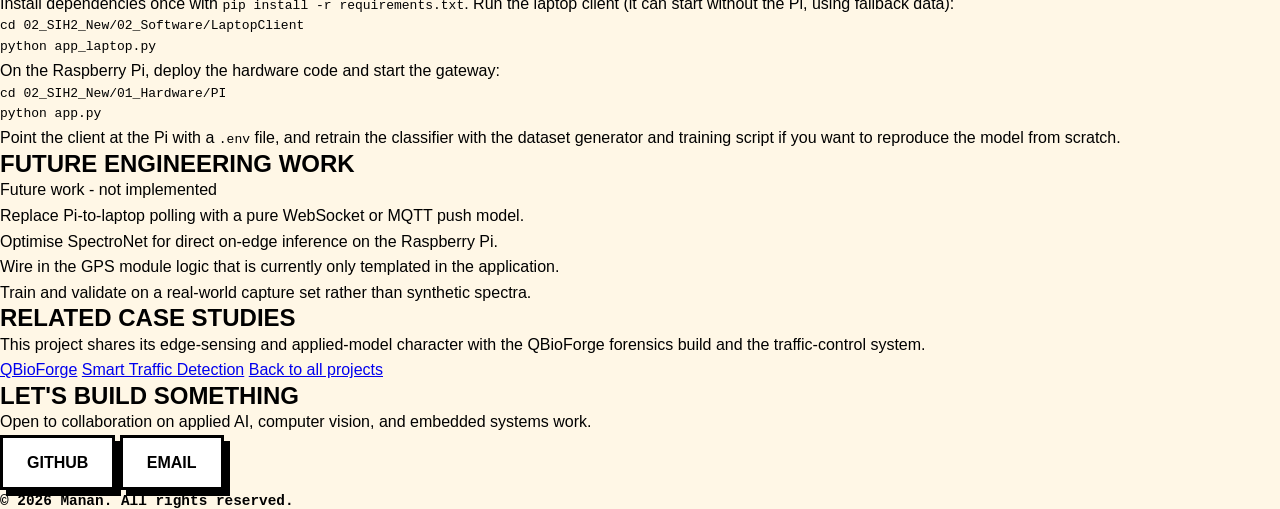
<file: projects/microplastic-detection.html>
<!DOCTYPE html>
<html lang="en">
<head>
    <meta charset="UTF-8">
    <meta name="viewport" content="width=device-width, initial-scale=1.0">
    <title>Microplastic Detection - Engineering Case Study | Manan Engineering Lab</title>
    <meta name="description" content="An edge spectrometer pipeline: a Raspberry Pi gateway reads an AS7265x 18-band sensor and MPU6050 IMU, a laptop client classifies samples with a PyTorch SpectroNet model, and a Flask + SocketIO dashboard shows the results live.">
    <meta name="theme-color" content="#0a0a12">
    <link rel="canonical" href="https://manan-engineering-lab.pages.dev/projects/microplastic-detection.html">

    <meta property="og:type" content="article">
    <meta property="og:site_name" content="Manan Engineering Lab">
    <meta property="og:title" content="Microplastic Detection - Engineering Case Study">
    <meta property="og:description" content="An edge spectrometer pipeline with a Raspberry Pi gateway, a PyTorch SpectroNet classifier, and a live Flask + SocketIO dashboard.">
    <meta property="og:url" content="https://manan-engineering-lab.pages.dev/projects/microplastic-detection.html">
    <meta name="twitter:card" content="summary">
    <meta name="twitter:title" content="Microplastic Detection - Engineering Case Study">
    <meta name="twitter:description" content="An edge spectrometer pipeline with a Raspberry Pi gateway, a PyTorch SpectroNet classifier, and a live dashboard.">

    <link rel="icon" href="data:image/svg+xml,<svg xmlns='http://www.w3.org/2000/svg' viewBox='0 0 32 32'><rect width='32' height='32' rx='7' fill='%230a0a12'/><path d='M8 24V8l8 10 8-10v16' fill='none' stroke='%236d8cff' stroke-width='3' stroke-linecap='round' stroke-linejoin='round'/></svg>">

    <link rel="preconnect" href="https://fonts.googleapis.com">
    <link rel="preconnect" href="https://fonts.gstatic.com" crossorigin>
    <link href="https://fonts.googleapis.com/css2?family=Inter:wght@400;500;600&family=Outfit:wght@600;800&display=swap" rel="stylesheet">
    <link rel="stylesheet" href="../style.css">
</head>
<body>
    <a class="skip-link" href="#main">Skip to content</a>

    <header class="site-header">
        <nav class="navbar" aria-label="Primary navigation">
            <a class="logo" href="../index.html#hero">Manan<span class="logo-accent">.lab</span></a>
            <button class="nav-toggle" type="button" aria-expanded="false" aria-controls="nav-menu" aria-label="Toggle navigation menu">
                <span class="nav-toggle-bar"></span>
                <span class="nav-toggle-bar"></span>
                <span class="nav-toggle-bar"></span>
            </button>
            <ul class="nav-links" id="nav-menu">
                <li><a href="../index.html#projects">Projects</a></li>
                <li><a href="../index.html#domains">Domains</a></li>
                <li><a href="../index.html#research">Research</a></li>
                <li><a href="../index.html#about">About</a></li>
                <li><a href="../index.html#contact">Contact</a></li>
            </ul>
        </nav>
    </header>

    <main id="main">
        <nav class="breadcrumb" aria-label="Breadcrumb">
            <ol>
                <li><a href="../index.html">Home</a></li>
                <li><a href="../index.html#projects">Projects</a></li>
                <li aria-current="page">Microplastic Detection</li>
            </ol>
        </nav>

        <article class="case-hero">
            <p class="case-kicker">Case study</p>
            <h1 class="case-title">Microplastic Detection</h1>
            <p class="case-lead">A full hardware-and-software pipeline for flagging microplastics in water. A Raspberry Pi acts as an edge gateway that reads an AS7265x 18-channel spectrometer and an MPU6050 inertial sensor; a laptop client polls it, scales the 18-band reading with a saved scaler, and classifies the sample with a PyTorch neural network, streaming the result to a live dashboard.</p>
            <ul class="case-meta">
                <li>Status: two phases, current build is PyTorch</li>
                <li>Model: SpectroNet MLP (18 inputs, 6 classes)</li>
                <li>Hardware: AS7265x, MPU6050, Raspberry Pi, ESP32</li>
                <li>Transport: HTTP polling (~1 Hz) + WebSockets</li>
            </ul>
            <div class="case-actions">
                <a class="action-link action-link--primary" href="https://github.com/mananbd07/Microplastic-System" target="_blank" rel="noopener noreferrer">Source repository</a>
                <a class="action-link" href="../index.html#projects">All projects</a>
            </div>
        </article>

        <div class="case-body">
            <section class="case-section" aria-labelledby="overview">
                <h2 id="overview">Overview and objective</h2>
                <p>Confirming microplastic contamination normally means laboratory instrumentation. The objective here was to build an end-to-end prototype that captures a spectral fingerprint near the sample, classifies it on the spot, and presents the result to an operator in real time - covering sensing, embedded control, model inference, and a live interface in one system.</p>
                <p>The repository holds two phases. <code>01_SIH1_Old</code> is the Phase 1 prototype (a heavier quantum-classical hybrid built on TensorFlow and PennyLane) and is archived. <code>02_SIH2_New</code> is the current implementation: a conventional sensor stack and a PyTorch classifier.</p>
                <div class="callout">
                    <span class="callout-label">Implemented</span>
                    <p>The current pipeline - sensor capture, the Flask gateway, the SpectroNet classifier, and the SocketIO dashboard - is implemented and runnable. The legacy Phase 1 code is retained for reference only.</p>
                </div>
            </section>

            <section class="case-section" aria-labelledby="architecture">
                <h2 id="architecture">System architecture</h2>
                <p class="case-section-intro">The design splits responsibilities across two machines: the Pi owns the hardware and a small HTTP API, while the laptop owns the model and the user interface.</p>

                <figure class="arch-figure">
                    <svg class="arch-svg" viewBox="0 0 380 376" role="img" aria-labelledby="mp-arch-title mp-arch-desc" font-family="Inter, system-ui, sans-serif" xmlns="http://www.w3.org/2000/svg">
                        <title id="mp-arch-title">Component map of the microplastic detection pipeline</title>
                        <desc id="mp-arch-desc">A four-stage stack: Pi sensors feed an edge gateway Flask API, which is polled by a laptop inference client, whose predictions feed a live dashboard.</desc>
                        <defs>
                            <marker id="mp-arrow" markerWidth="10" markerHeight="10" refX="5" refY="5" orient="auto">
                                <path d="M1 1 L9 5 L1 9 z" fill="#6d8cff"></path>
                            </marker>
                        </defs>
                        <rect x="20" y="20" width="340" height="72" rx="10" fill="#101120" stroke="rgba(255,255,255,0.16)"></rect>
                        <text x="36" y="44" fill="#e7e9f2" font-size="16" font-weight="700">Sensing (Raspberry Pi)</text>
                        <text x="36" y="64" fill="#9aa3b6" font-size="12.5">AS7265x 18-channel spectrometer (I2C)</text>
                        <text x="36" y="80" fill="#9aa3b6" font-size="12.5">MPU6050 IMU and Pi camera</text>
                        <line x1="190" y1="96" x2="190" y2="116" stroke="#6d8cff" stroke-width="2" marker-end="url(#mp-arrow)"></line>
                        <rect x="20" y="108" width="340" height="72" rx="10" fill="#101120" stroke="rgba(255,255,255,0.16)"></rect>
                        <text x="36" y="132" fill="#e7e9f2" font-size="16" font-weight="700">Edge gateway (Pi, port 5001)</text>
                        <text x="36" y="152" fill="#9aa3b6" font-size="12.5">Flask: /api/spectrometer, /api/imu,</text>
                        <text x="36" y="168" fill="#9aa3b6" font-size="12.5">/video_feed, /action/&lt;cmd&gt;</text>
                        <line x1="190" y1="184" x2="190" y2="204" stroke="#6d8cff" stroke-width="2" marker-end="url(#mp-arrow)"></line>
                        <rect x="20" y="196" width="340" height="72" rx="10" fill="#101120" stroke="rgba(255,255,255,0.16)"></rect>
                        <text x="36" y="220" fill="#e7e9f2" font-size="16" font-weight="700">Inference (laptop, port 5002)</text>
                        <text x="36" y="240" fill="#9aa3b6" font-size="12.5">StandardScaler + SpectroNet MLP</text>
                        <text x="36" y="256" fill="#9aa3b6" font-size="12.5">18 input features, 6 output classes</text>
                        <line x1="190" y1="272" x2="190" y2="292" stroke="#6d8cff" stroke-width="2" marker-end="url(#mp-arrow)"></line>
                        <rect x="20" y="284" width="340" height="72" rx="10" fill="#101120" stroke="rgba(255,255,255,0.16)"></rect>
                        <text x="36" y="308" fill="#e7e9f2" font-size="16" font-weight="700">Dashboard</text>
                        <text x="36" y="328" fill="#9aa3b6" font-size="12.5">Flask + SocketIO telemetry</text>
                        <text x="36" y="344" fill="#9aa3b6" font-size="12.5">Chart.js spectrum, Leaflet map, controls</text>
                    </svg>
                    <figcaption>Component map. The Pi also drives an ESP32-based drivetrain over serial. The gateway exposes read endpoints plus a command endpoint; the laptop client performs the model inference and serves the operator dashboard.</figcaption>
                </figure>

                <h3>How data moves through the system</h3>
                <ol class="flow">
                    <li class="flow-step">
                        <span class="flow-label">Spectral and inertial capture</span>
                        <p class="flow-desc">The AS7265x returns 18 spectral bands over I2C, sampled and averaged to smooth out noise; the MPU6050 supplies orientation data used for stability handling.</p>
                        <span class="flow-tag">Implemented</span>
                    </li>
                    <li class="flow-step">
                        <span class="flow-label">Edge serving on the Pi</span>
                        <p class="flow-desc">A Flask gateway exposes <code>/api/spectrometer</code>, <code>/api/imu</code>, a camera <code>/video_feed</code>, and an <code>/action/&lt;cmd&gt;</code> endpoint that forwards movement commands to the drivetrain over serial.</p>
                        <span class="flow-tag">Implemented</span>
                    </li>
                    <li class="flow-step">
                        <span class="flow-label">Polling and scaling</span>
                        <p class="flow-desc">The laptop client polls the Pi at roughly 1 Hz and applies the saved <code>scaler.pkl</code> to normalise the 18-dimensional reading before inference.</p>
                        <span class="flow-tag">Implemented</span>
                    </li>
                    <li class="flow-step">
                        <span class="flow-label">SpectroNet classification</span>
                        <p class="flow-desc">A PyTorch multi-layer perceptron produces a softmax over six classes - clean water, chlorophyll, and four polymers (PE, PP, PET, PS) - using weights from <code>spectro_model.pth</code>.</p>
                        <span class="flow-tag">Implemented</span>
                    </li>
                    <li class="flow-step">
                        <span class="flow-label">Live telemetry to the dashboard</span>
                        <p class="flow-desc">The client emits updates over SocketIO; the dashboard renders the 18-band spectrum with Chart.js, plots position on a Leaflet map, and shows the current prediction.</p>
                        <span class="flow-tag">Implemented</span>
                    </li>
                    <li class="flow-step">
                        <span class="flow-label">Manual control with a dead-man switch</span>
                        <p class="flow-desc">Drive commands are issued from the interface, and releasing the key stops the drivetrain so a dropped connection does not leave it moving.</p>
                        <span class="flow-tag">Implemented</span>
                    </li>
                </ol>
            </section>

            <section class="case-section" aria-labelledby="stack">
                <h2 id="stack">Verified technology stack</h2>
                <ul class="spec-list">
                    <li><span class="spec-key">Model</span><span class="spec-val">PyTorch SpectroNet MLP, 18 inputs to 6 classes, with ReLU, batch norm, and dropout layers (<code>model.py</code>)</span></li>
                    <li><span class="spec-key">Trained artifacts</span><span class="spec-val"><code>spectro_model.pth</code> (weights) and <code>scaler.pkl</code> (feature scaler)</span></li>
                    <li><span class="spec-key">Web layer</span><span class="spec-val">Flask with Flask-SocketIO; Chart.js and Leaflet on the front end</span></li>
                    <li><span class="spec-key">Hardware buses</span><span class="spec-val">I2C (smbus2) for the AS7265x and MPU6050; serial (pyserial) for the ESP32 drivetrain</span></li>
                    <li><span class="spec-key">Imaging</span><span class="spec-val">Raspberry Pi camera streaming MJPEG through the gateway</span></li>
                    <li><span class="spec-key">Configuration</span><span class="spec-val">python-dotenv (<code>RPI_HOST</code>, <code>RPI_SERIAL_PORT</code>, <code>SECRET_KEY</code>)</span></li>
                    <li><span class="spec-key">Training data</span><span class="spec-val">A generated synthetic spectra dataset (<code>synthetic_spectro_data.csv</code>), excluded from version control because of size</span></li>
                </ul>
            </section>

            <section class="case-section" aria-labelledby="decisions">
                <h2 id="decisions">Key technical decisions and trade-offs</h2>
                <div class="case-grid">
                    <div class="case-panel">
                        <h3>Split the edge from the inference host</h3>
                        <p>The Pi owns the sensors and a small API; the laptop owns the model and the UI. This keeps the heavy PyTorch workload off the constrained edge device, at the cost of a network hop and a second process to run.</p>
                    </div>
                    <div class="case-panel">
                        <h3>Polling at 1 Hz for simplicity</h3>
                        <p>The client pulls samples on a fixed interval rather than the Pi pushing them. That is easy to reason about and recover, but the repository notes it adds latency compared with a push-based design.</p>
                    </div>
                    <div class="case-panel">
                        <h3>Run even when the Pi is offline</h3>
                        <p>The client starts with fallback data when the Raspberry Pi cannot be reached, so the interface and inference path can be developed and demonstrated without the full hardware rig present.</p>
                    </div>
                    <div class="case-panel">
                        <h3>Harden flaky hardware reads</h3>
                        <p>I2C and serial access use timeouts and retries so a dropped sensor read does not stall the pipeline, and drive commands are paired with a dead-man switch for safety.</p>
                    </div>
                </div>
            </section>

            <section class="case-section" aria-labelledby="limitations">
                <h2 id="limitations">Challenges and limitations</h2>
                <ul>
                    <li><strong>Network assumption.</strong> The system assumes a static internal network where the Pi address is known in advance.</li>
                    <li><strong>Lighting sensitivity.</strong> Ambient lighting heavily affects AS7265x readings.</li>
                    <li><strong>Polling latency.</strong> One-hertz polling is slower than a fully push-based telemetry design.</li>
                    <li><strong>Synthetic training data.</strong> The classifier is trained on generated spectra; validation against real-world water samples is not demonstrated in the repository.</li>
                    <li><strong>Fixed class set.</strong> The model distinguishes six configured classes and nothing outside them.</li>
                    <li><strong>No reported accuracy.</strong> The evaluation script prints results but no accuracy metric is stored, so none is claimed here.</li>
                </ul>
            </section>

            <section class="case-section" aria-labelledby="reproduce">
                <h2 id="reproduce">Reproducing and exploring it</h2>
                <p>Install dependencies once with <code>pip install -r requirements.txt</code>. Run the laptop client (it can start without the Pi, using fallback data):</p>
<pre><code>cd 02_SIH2_New/02_Software/LaptopClient
python app_laptop.py</code></pre>
                <p>On the Raspberry Pi, deploy the hardware code and start the gateway:</p>
<pre><code>cd 02_SIH2_New/01_Hardware/PI
python app.py</code></pre>
                <p>Point the client at the Pi with a <code>.env</code> file, and retrain the classifier with the dataset generator and training script if you want to reproduce the model from scratch.</p>
            </section>

            <section class="case-section" aria-labelledby="future">
                <h2 id="future">Future engineering work</h2>
                <div class="callout callout--future">
                    <span class="callout-label">Future work - not implemented</span>
                    <ul>
                        <li>Replace Pi-to-laptop polling with a pure WebSocket or MQTT push model.</li>
                        <li>Optimise SpectroNet for direct on-edge inference on the Raspberry Pi.</li>
                        <li>Wire in the GPS module logic that is currently only templated in the application.</li>
                        <li>Train and validate on a real-world capture set rather than synthetic spectra.</li>
                    </ul>
                </div>
            </section>

            <section class="case-section" aria-labelledby="related">
                <h2 id="related">Related case studies</h2>
                <p class="case-section-intro">This project shares its edge-sensing and applied-model character with the QBioForge forensics build and the traffic-control system.</p>
                <div class="case-actions">
                    <a class="action-link" href="qbioforge.html">QBioForge</a>
                    <a class="action-link" href="smart-traffic-detection.html">Smart Traffic Detection</a>
                    <a class="action-link" href="../index.html#projects">Back to all projects</a>
                </div>
            </section>
        </div>
    </main>

    <footer id="contact" class="site-footer">
        <div class="footer-inner">
            <h2 class="footer-title">Let's build something</h2>
            <p class="footer-lead">Open to collaboration on applied AI, computer vision, and embedded systems work.</p>
            <div class="footer-links">
                <a class="btn btn-primary" href="https://github.com/mananbd07" target="_blank" rel="noopener noreferrer">GitHub</a>
                <a class="btn btn-ghost" href="mailto:contact@manan.ai">Email</a>
            </div>
            <p class="copyright">&copy; <span id="year">2026</span> Manan. All rights reserved.</p>
        </div>
    </footer>

    <script src="../script.js"></script>
</body>
</html>
</file>
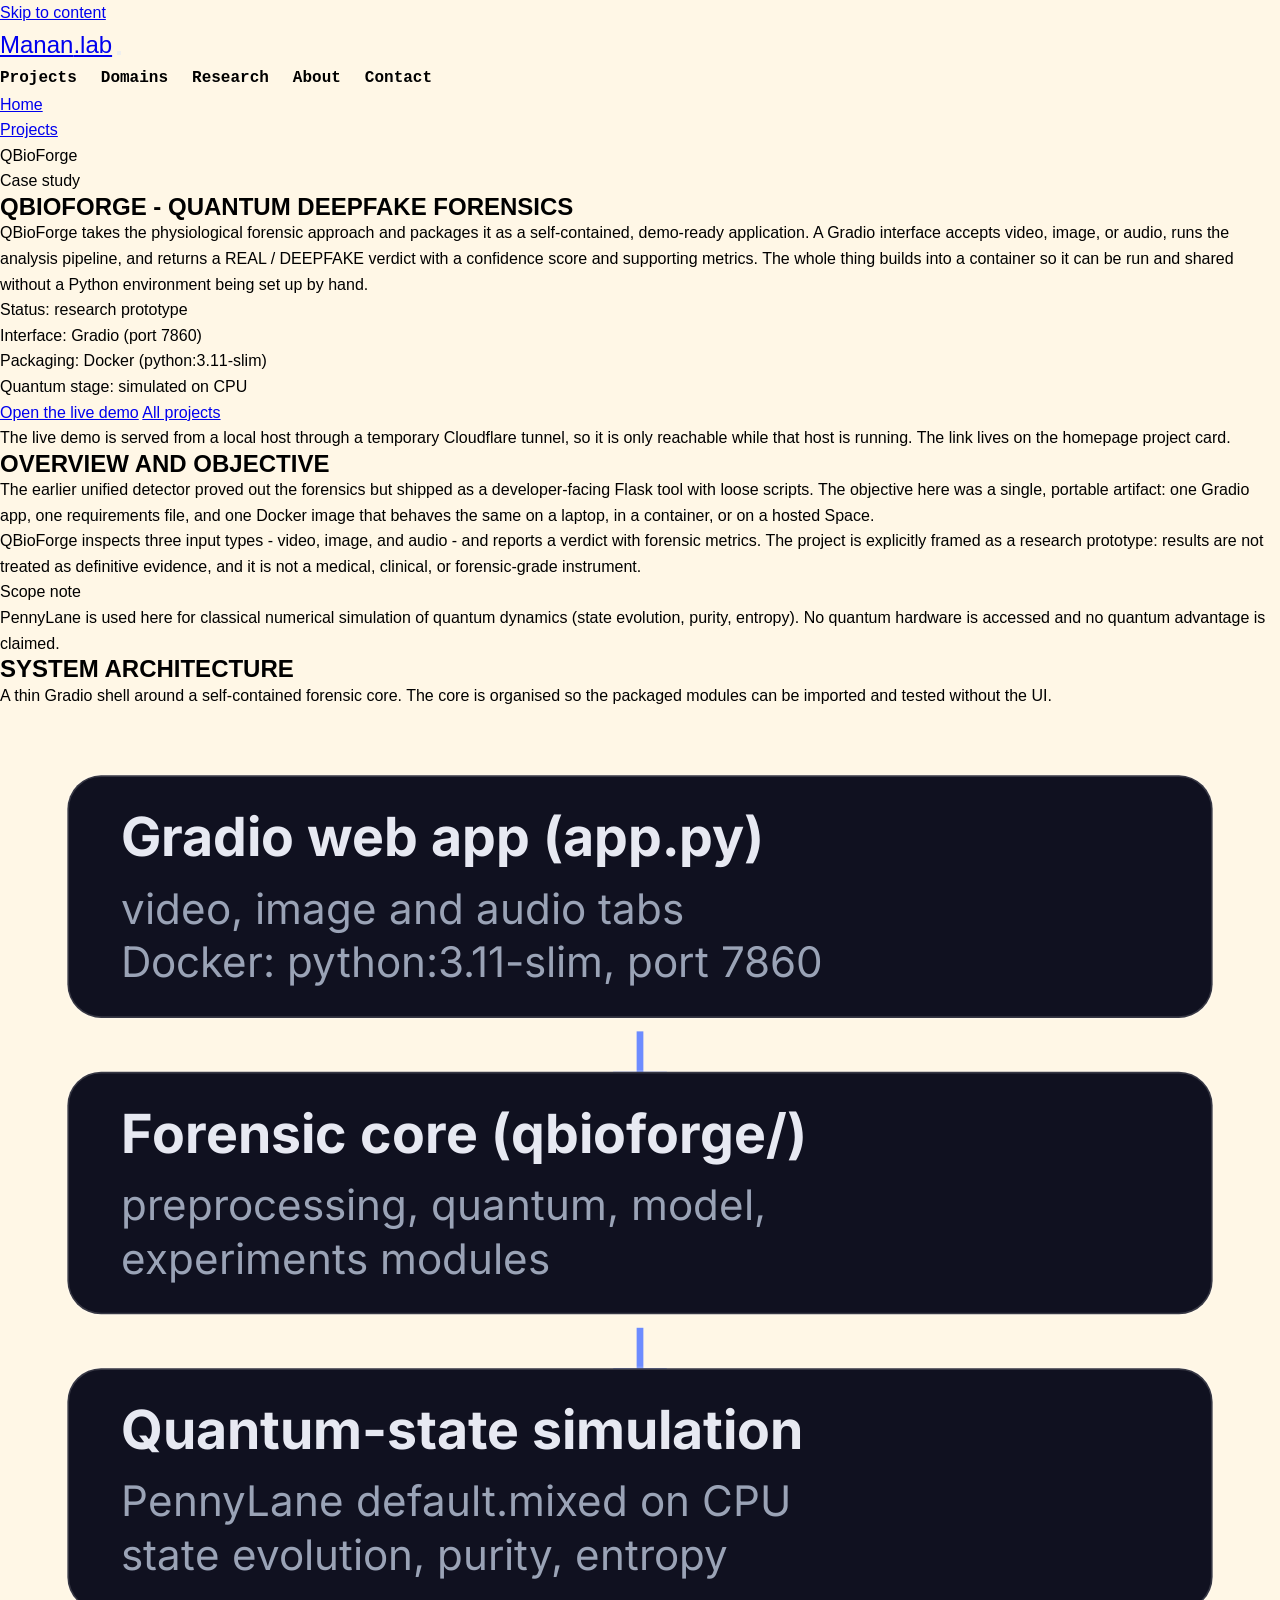
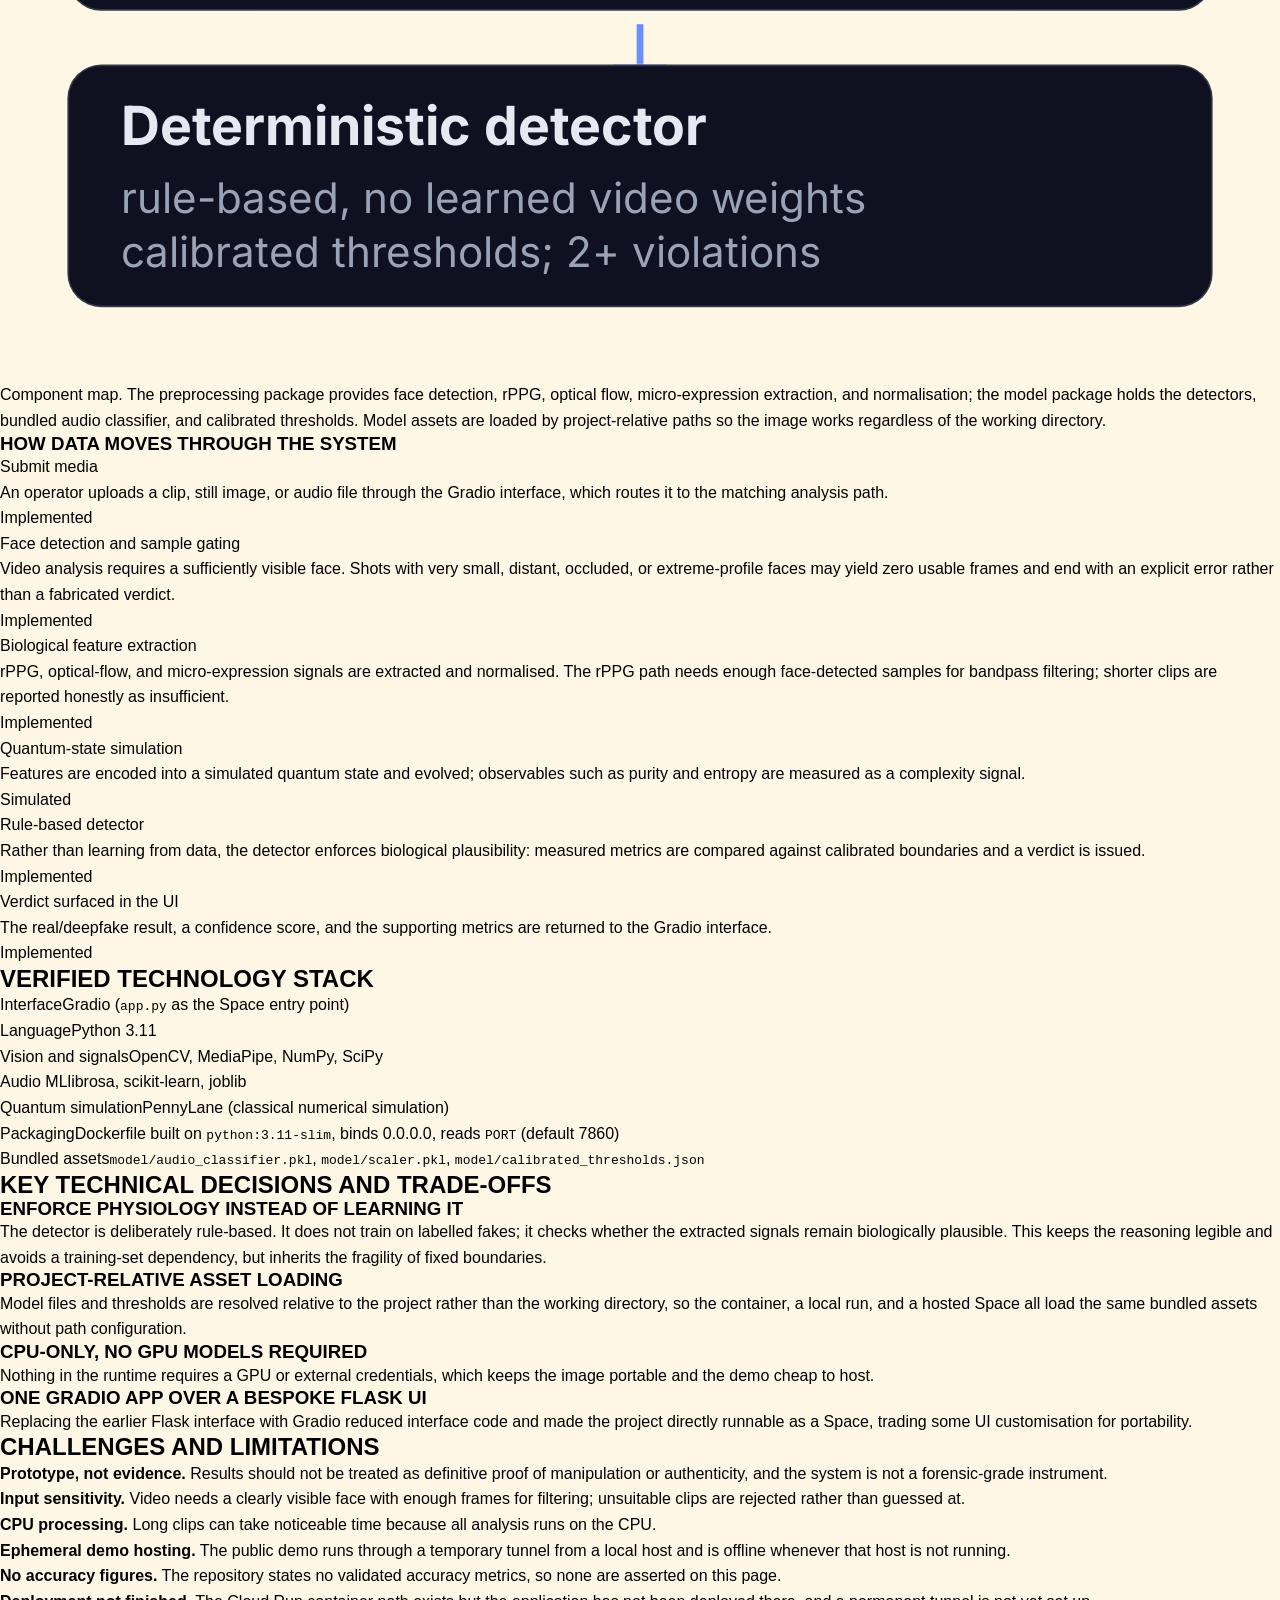
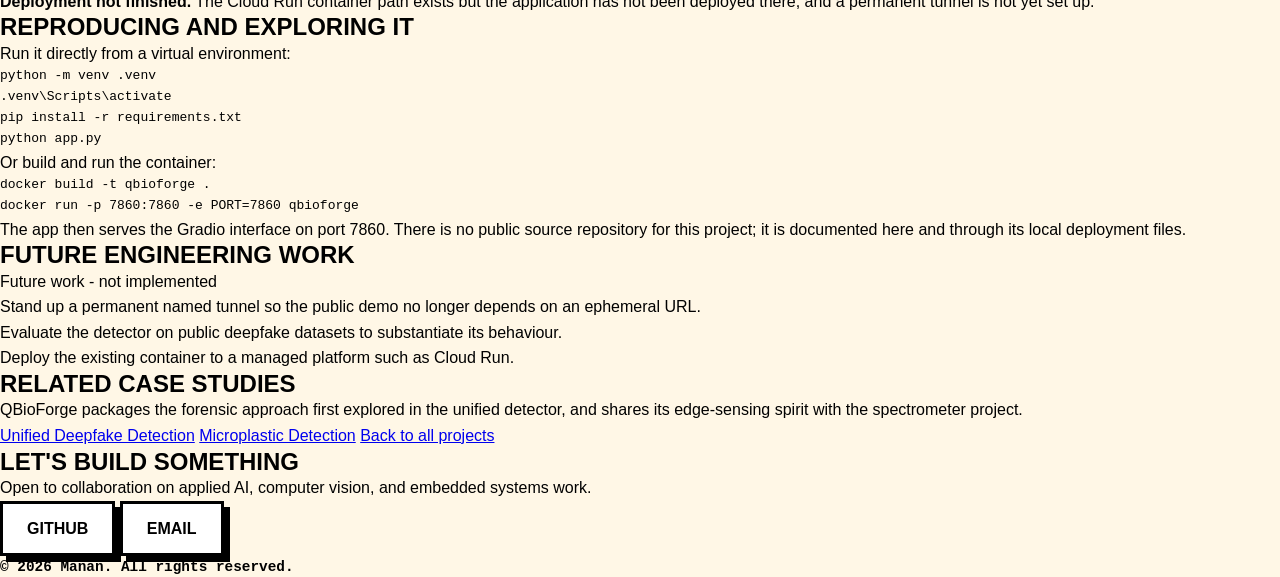
<file: projects/qbioforge.html>
<!DOCTYPE html>
<html lang="en">
<head>
    <meta charset="UTF-8">
    <meta name="viewport" content="width=device-width, initial-scale=1.0">
    <title>QBioForge - Quantum Deepfake Forensics | Manan Engineering Lab</title>
    <meta name="description" content="A packaged Gradio research prototype for deepfake forensics: biological signal extraction, a simulated quantum-state stage on CPU, a rule-based detector, and Docker packaging.">
    <meta name="theme-color" content="#0a0a12">
    <link rel="canonical" href="https://manan-engineering-lab.pages.dev/projects/qbioforge.html">

    <meta property="og:type" content="article">
    <meta property="og:site_name" content="Manan Engineering Lab">
    <meta property="og:title" content="QBioForge - Quantum Deepfake Forensics">
    <meta property="og:description" content="A packaged Gradio research prototype for deepfake forensics with a simulated quantum-state stage running on CPU.">
    <meta property="og:url" content="https://manan-engineering-lab.pages.dev/projects/qbioforge.html">
    <meta name="twitter:card" content="summary">
    <meta name="twitter:title" content="QBioForge - Quantum Deepfake Forensics">
    <meta name="twitter:description" content="A packaged Gradio research prototype for deepfake forensics with a simulated quantum-state stage running on CPU.">

    <link rel="icon" href="data:image/svg+xml,<svg xmlns='http://www.w3.org/2000/svg' viewBox='0 0 32 32'><rect width='32' height='32' rx='7' fill='%230a0a12'/><path d='M8 24V8l8 10 8-10v16' fill='none' stroke='%236d8cff' stroke-width='3' stroke-linecap='round' stroke-linejoin='round'/></svg>">

    <link rel="preconnect" href="https://fonts.googleapis.com">
    <link rel="preconnect" href="https://fonts.gstatic.com" crossorigin>
    <link href="https://fonts.googleapis.com/css2?family=Inter:wght@400;500;600&family=Outfit:wght@600;800&display=swap" rel="stylesheet">
    <link rel="stylesheet" href="../style.css">
</head>
<body>
    <a class="skip-link" href="#main">Skip to content</a>

    <header class="site-header">
        <nav class="navbar" aria-label="Primary navigation">
            <a class="logo" href="../index.html#hero">Manan<span class="logo-accent">.lab</span></a>
            <button class="nav-toggle" type="button" aria-expanded="false" aria-controls="nav-menu" aria-label="Toggle navigation menu">
                <span class="nav-toggle-bar"></span>
                <span class="nav-toggle-bar"></span>
                <span class="nav-toggle-bar"></span>
            </button>
            <ul class="nav-links" id="nav-menu">
                <li><a href="../index.html#projects">Projects</a></li>
                <li><a href="../index.html#domains">Domains</a></li>
                <li><a href="../index.html#research">Research</a></li>
                <li><a href="../index.html#about">About</a></li>
                <li><a href="../index.html#contact">Contact</a></li>
            </ul>
        </nav>
    </header>

    <main id="main">
        <nav class="breadcrumb" aria-label="Breadcrumb">
            <ol>
                <li><a href="../index.html">Home</a></li>
                <li><a href="../index.html#projects">Projects</a></li>
                <li aria-current="page">QBioForge</li>
            </ol>
        </nav>

        <article class="case-hero">
            <p class="case-kicker">Case study</p>
            <h1 class="case-title">QBioForge - Quantum Deepfake Forensics</h1>
            <p class="case-lead">QBioForge takes the physiological forensic approach and packages it as a self-contained, demo-ready application. A Gradio interface accepts video, image, or audio, runs the analysis pipeline, and returns a REAL / DEEPFAKE verdict with a confidence score and supporting metrics. The whole thing builds into a container so it can be run and shared without a Python environment being set up by hand.</p>
            <ul class="case-meta">
                <li>Status: research prototype</li>
                <li>Interface: Gradio (port 7860)</li>
                <li>Packaging: Docker (python:3.11-slim)</li>
                <li>Quantum stage: simulated on CPU</li>
            </ul>
            <div class="case-actions">
                <a class="action-link action-link--primary" href="../index.html#projects">Open the live demo</a>
                <a class="action-link" href="../index.html#projects">All projects</a>
            </div>
            <p class="case-note">The live demo is served from a local host through a temporary Cloudflare tunnel, so it is only reachable while that host is running. The link lives on the homepage project card.</p>
        </article>

        <div class="case-body">
            <section class="case-section" aria-labelledby="overview">
                <h2 id="overview">Overview and objective</h2>
                <p>The earlier unified detector proved out the forensics but shipped as a developer-facing Flask tool with loose scripts. The objective here was a single, portable artifact: one Gradio app, one requirements file, and one Docker image that behaves the same on a laptop, in a container, or on a hosted Space.</p>
                <p>QBioForge inspects three input types - video, image, and audio - and reports a verdict with forensic metrics. The project is explicitly framed as a research prototype: results are not treated as definitive evidence, and it is not a medical, clinical, or forensic-grade instrument.</p>
                <div class="callout callout--optional">
                    <span class="callout-label">Scope note</span>
                    <p>PennyLane is used here for classical numerical simulation of quantum dynamics (state evolution, purity, entropy). No quantum hardware is accessed and no quantum advantage is claimed.</p>
                </div>
            </section>

            <section class="case-section" aria-labelledby="architecture">
                <h2 id="architecture">System architecture</h2>
                <p class="case-section-intro">A thin Gradio shell around a self-contained forensic core. The core is organised so the packaged modules can be imported and tested without the UI.</p>

                <figure class="arch-figure">
                    <svg class="arch-svg" viewBox="0 0 380 376" role="img" aria-labelledby="qf-arch-title qf-arch-desc" font-family="Inter, system-ui, sans-serif" xmlns="http://www.w3.org/2000/svg">
                        <title id="qf-arch-title">Component map of the QBioForge application</title>
                        <desc id="qf-arch-desc">A four-stage stack: the Gradio web app feeds the forensic core packages, which produce a simulated quantum state, which feeds a deterministic rule-based detector.</desc>
                        <defs>
                            <marker id="qf-arrow" markerWidth="10" markerHeight="10" refX="5" refY="5" orient="auto">
                                <path d="M1 1 L9 5 L1 9 z" fill="#6d8cff"></path>
                            </marker>
                        </defs>
                        <rect x="20" y="20" width="340" height="72" rx="10" fill="#101120" stroke="rgba(255,255,255,0.16)"></rect>
                        <text x="36" y="44" fill="#e7e9f2" font-size="16" font-weight="700">Gradio web app (app.py)</text>
                        <text x="36" y="64" fill="#9aa3b6" font-size="12.5">video, image and audio tabs</text>
                        <text x="36" y="80" fill="#9aa3b6" font-size="12.5">Docker: python:3.11-slim, port 7860</text>
                        <line x1="190" y1="96" x2="190" y2="116" stroke="#6d8cff" stroke-width="2" marker-end="url(#qf-arrow)"></line>
                        <rect x="20" y="108" width="340" height="72" rx="10" fill="#101120" stroke="rgba(255,255,255,0.16)"></rect>
                        <text x="36" y="132" fill="#e7e9f2" font-size="16" font-weight="700">Forensic core (qbioforge/)</text>
                        <text x="36" y="152" fill="#9aa3b6" font-size="12.5">preprocessing, quantum, model,</text>
                        <text x="36" y="168" fill="#9aa3b6" font-size="12.5">experiments modules</text>
                        <line x1="190" y1="184" x2="190" y2="204" stroke="#6d8cff" stroke-width="2" marker-end="url(#qf-arrow)"></line>
                        <rect x="20" y="196" width="340" height="72" rx="10" fill="#101120" stroke="rgba(255,255,255,0.16)"></rect>
                        <text x="36" y="220" fill="#e7e9f2" font-size="16" font-weight="700">Quantum-state simulation</text>
                        <text x="36" y="240" fill="#9aa3b6" font-size="12.5">PennyLane default.mixed on CPU</text>
                        <text x="36" y="256" fill="#9aa3b6" font-size="12.5">state evolution, purity, entropy</text>
                        <line x1="190" y1="272" x2="190" y2="292" stroke="#6d8cff" stroke-width="2" marker-end="url(#qf-arrow)"></line>
                        <rect x="20" y="284" width="340" height="72" rx="10" fill="#101120" stroke="rgba(255,255,255,0.16)"></rect>
                        <text x="36" y="308" fill="#e7e9f2" font-size="16" font-weight="700">Deterministic detector</text>
                        <text x="36" y="328" fill="#9aa3b6" font-size="12.5">rule-based, no learned video weights</text>
                        <text x="36" y="344" fill="#9aa3b6" font-size="12.5">calibrated thresholds; 2+ violations</text>
                    </svg>
                    <figcaption>Component map. The preprocessing package provides face detection, rPPG, optical flow, micro-expression extraction, and normalisation; the model package holds the detectors, bundled audio classifier, and calibrated thresholds. Model assets are loaded by project-relative paths so the image works regardless of the working directory.</figcaption>
                </figure>

                <h3>How data moves through the system</h3>
                <ol class="flow">
                    <li class="flow-step">
                        <span class="flow-label">Submit media</span>
                        <p class="flow-desc">An operator uploads a clip, still image, or audio file through the Gradio interface, which routes it to the matching analysis path.</p>
                        <span class="flow-tag">Implemented</span>
                    </li>
                    <li class="flow-step">
                        <span class="flow-label">Face detection and sample gating</span>
                        <p class="flow-desc">Video analysis requires a sufficiently visible face. Shots with very small, distant, occluded, or extreme-profile faces may yield zero usable frames and end with an explicit error rather than a fabricated verdict.</p>
                        <span class="flow-tag">Implemented</span>
                    </li>
                    <li class="flow-step">
                        <span class="flow-label">Biological feature extraction</span>
                        <p class="flow-desc">rPPG, optical-flow, and micro-expression signals are extracted and normalised. The rPPG path needs enough face-detected samples for bandpass filtering; shorter clips are reported honestly as insufficient.</p>
                        <span class="flow-tag">Implemented</span>
                    </li>
                    <li class="flow-step">
                        <span class="flow-label">Quantum-state simulation</span>
                        <p class="flow-desc">Features are encoded into a simulated quantum state and evolved; observables such as purity and entropy are measured as a complexity signal.</p>
                        <span class="flow-tag">Simulated</span>
                    </li>
                    <li class="flow-step">
                        <span class="flow-label">Rule-based detector</span>
                        <p class="flow-desc">Rather than learning from data, the detector enforces biological plausibility: measured metrics are compared against calibrated boundaries and a verdict is issued.</p>
                        <span class="flow-tag">Implemented</span>
                    </li>
                    <li class="flow-step">
                        <span class="flow-label">Verdict surfaced in the UI</span>
                        <p class="flow-desc">The real/deepfake result, a confidence score, and the supporting metrics are returned to the Gradio interface.</p>
                        <span class="flow-tag">Implemented</span>
                    </li>
                </ol>
            </section>

            <section class="case-section" aria-labelledby="stack">
                <h2 id="stack">Verified technology stack</h2>
                <ul class="spec-list">
                    <li><span class="spec-key">Interface</span><span class="spec-val">Gradio (<code>app.py</code> as the Space entry point)</span></li>
                    <li><span class="spec-key">Language</span><span class="spec-val">Python 3.11</span></li>
                    <li><span class="spec-key">Vision and signals</span><span class="spec-val">OpenCV, MediaPipe, NumPy, SciPy</span></li>
                    <li><span class="spec-key">Audio ML</span><span class="spec-val">librosa, scikit-learn, joblib</span></li>
                    <li><span class="spec-key">Quantum simulation</span><span class="spec-val">PennyLane (classical numerical simulation)</span></li>
                    <li><span class="spec-key">Packaging</span><span class="spec-val">Dockerfile built on <code>python:3.11-slim</code>, binds 0.0.0.0, reads <code>PORT</code> (default 7860)</span></li>
                    <li><span class="spec-key">Bundled assets</span><span class="spec-val"><code>model/audio_classifier.pkl</code>, <code>model/scaler.pkl</code>, <code>model/calibrated_thresholds.json</code></span></li>
                </ul>
            </section>

            <section class="case-section" aria-labelledby="decisions">
                <h2 id="decisions">Key technical decisions and trade-offs</h2>
                <div class="case-grid">
                    <div class="case-panel">
                        <h3>Enforce physiology instead of learning it</h3>
                        <p>The detector is deliberately rule-based. It does not train on labelled fakes; it checks whether the extracted signals remain biologically plausible. This keeps the reasoning legible and avoids a training-set dependency, but inherits the fragility of fixed boundaries.</p>
                    </div>
                    <div class="case-panel">
                        <h3>Project-relative asset loading</h3>
                        <p>Model files and thresholds are resolved relative to the project rather than the working directory, so the container, a local run, and a hosted Space all load the same bundled assets without path configuration.</p>
                    </div>
                    <div class="case-panel">
                        <h3>CPU-only, no GPU models required</h3>
                        <p>Nothing in the runtime requires a GPU or external credentials, which keeps the image portable and the demo cheap to host.</p>
                    </div>
                    <div class="case-panel">
                        <h3>One Gradio app over a bespoke Flask UI</h3>
                        <p>Replacing the earlier Flask interface with Gradio reduced interface code and made the project directly runnable as a Space, trading some UI customisation for portability.</p>
                    </div>
                </div>
            </section>

            <section class="case-section" aria-labelledby="limitations">
                <h2 id="limitations">Challenges and limitations</h2>
                <ul>
                    <li><strong>Prototype, not evidence.</strong> Results should not be treated as definitive proof of manipulation or authenticity, and the system is not a forensic-grade instrument.</li>
                    <li><strong>Input sensitivity.</strong> Video needs a clearly visible face with enough frames for filtering; unsuitable clips are rejected rather than guessed at.</li>
                    <li><strong>CPU processing.</strong> Long clips can take noticeable time because all analysis runs on the CPU.</li>
                    <li><strong>Ephemeral demo hosting.</strong> The public demo runs through a temporary tunnel from a local host and is offline whenever that host is not running.</li>
                    <li><strong>No accuracy figures.</strong> The repository states no validated accuracy metrics, so none are asserted on this page.</li>
                    <li><strong>Deployment not finished.</strong> The Cloud Run container path exists but the application has not been deployed there, and a permanent tunnel is not yet set up.</li>
                </ul>
            </section>

            <section class="case-section" aria-labelledby="reproduce">
                <h2 id="reproduce">Reproducing and exploring it</h2>
                <p>Run it directly from a virtual environment:</p>
<pre><code>python -m venv .venv
.venv\Scripts\activate
pip install -r requirements.txt
python app.py</code></pre>
                <p>Or build and run the container:</p>
<pre><code>docker build -t qbioforge .
docker run -p 7860:7860 -e PORT=7860 qbioforge</code></pre>
                <p>The app then serves the Gradio interface on port 7860. There is no public source repository for this project; it is documented here and through its local deployment files.</p>
            </section>

            <section class="case-section" aria-labelledby="future">
                <h2 id="future">Future engineering work</h2>
                <div class="callout callout--future">
                    <span class="callout-label">Future work - not implemented</span>
                    <ul>
                        <li>Stand up a permanent named tunnel so the public demo no longer depends on an ephemeral URL.</li>
                        <li>Evaluate the detector on public deepfake datasets to substantiate its behaviour.</li>
                        <li>Deploy the existing container to a managed platform such as Cloud Run.</li>
                    </ul>
                </div>
            </section>

            <section class="case-section" aria-labelledby="related">
                <h2 id="related">Related case studies</h2>
                <p class="case-section-intro">QBioForge packages the forensic approach first explored in the unified detector, and shares its edge-sensing spirit with the spectrometer project.</p>
                <div class="case-actions">
                    <a class="action-link" href="deepfake-detection.html">Unified Deepfake Detection</a>
                    <a class="action-link" href="microplastic-detection.html">Microplastic Detection</a>
                    <a class="action-link" href="../index.html#projects">Back to all projects</a>
                </div>
            </section>
        </div>
    </main>

    <footer id="contact" class="site-footer">
        <div class="footer-inner">
            <h2 class="footer-title">Let's build something</h2>
            <p class="footer-lead">Open to collaboration on applied AI, computer vision, and embedded systems work.</p>
            <div class="footer-links">
                <a class="btn btn-primary" href="https://github.com/mananbd07" target="_blank" rel="noopener noreferrer">GitHub</a>
                <a class="btn btn-ghost" href="mailto:contact@manan.ai">Email</a>
            </div>
            <p class="copyright">&copy; <span id="year">2026</span> Manan. All rights reserved.</p>
        </div>
    </footer>

    <script src="../script.js"></script>
</body>
</html>
</file>
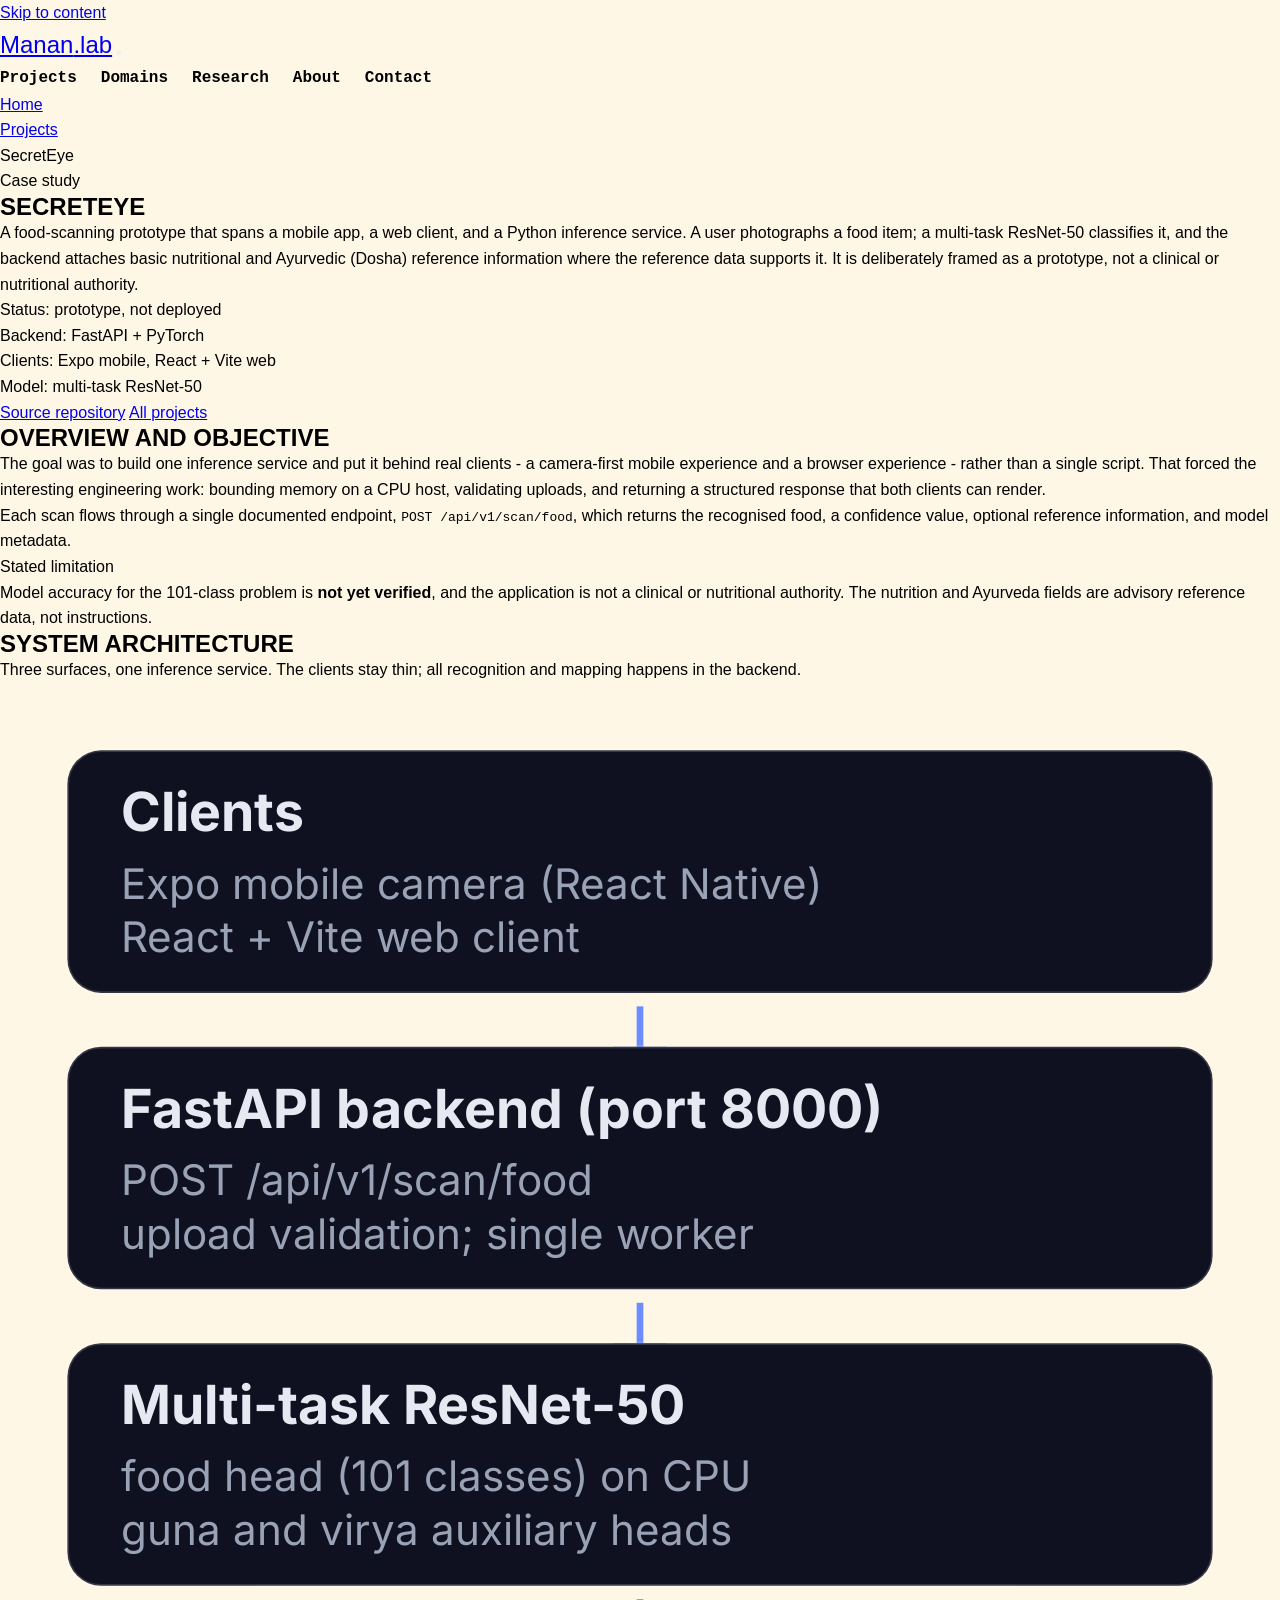
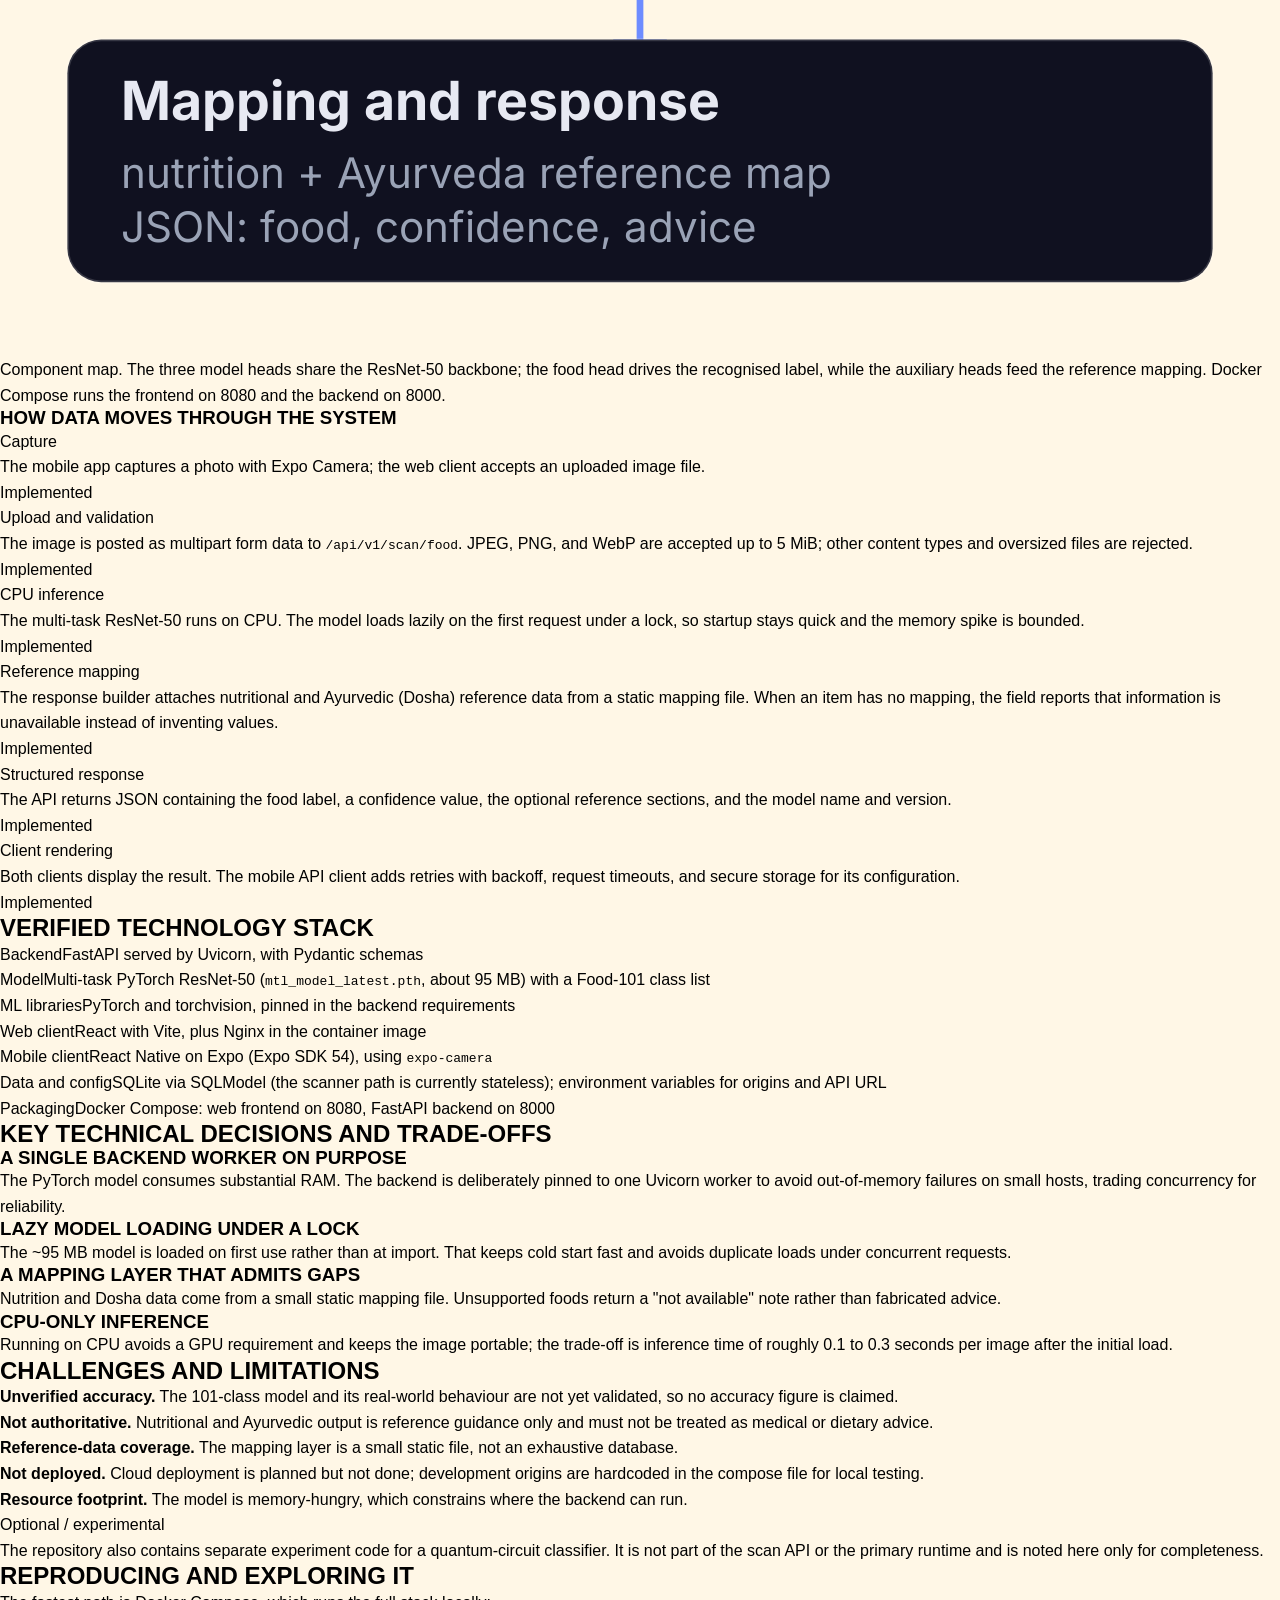
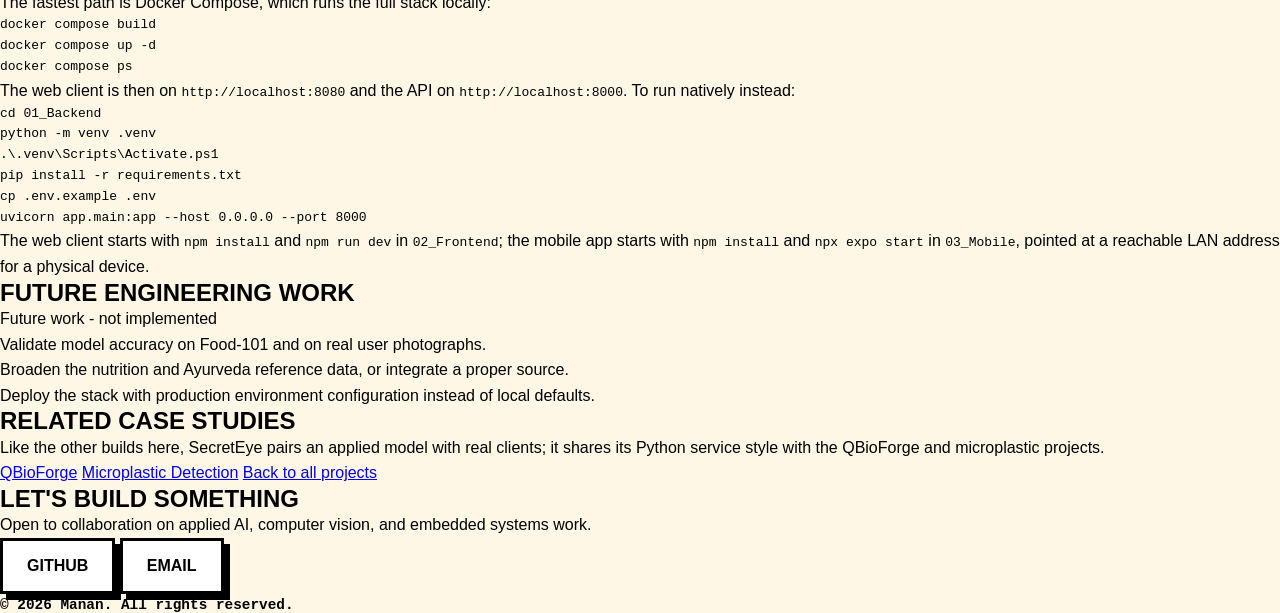
<file: projects/secreteye.html>
<!DOCTYPE html>
<html lang="en">
<head>
    <meta charset="UTF-8">
    <meta name="viewport" content="width=device-width, initial-scale=1.0">
    <title>SecretEye - Engineering Case Study | Manan Engineering Lab</title>
    <meta name="description" content="A food-scanning prototype: Expo and React clients send a photo to a FastAPI backend that runs a multi-task ResNet-50 to classify food and attach basic nutritional and Ayurvedic reference information.">
    <meta name="theme-color" content="#0a0a12">
    <link rel="canonical" href="https://manan-engineering-lab.pages.dev/projects/secreteye.html">

    <meta property="og:type" content="article">
    <meta property="og:site_name" content="Manan Engineering Lab">
    <meta property="og:title" content="SecretEye - Engineering Case Study">
    <meta property="og:description" content="Mobile and web clients over a FastAPI backend running a multi-task ResNet-50 food classifier with a basic nutrition and Ayurveda mapping layer.">
    <meta property="og:url" content="https://manan-engineering-lab.pages.dev/projects/secreteye.html">
    <meta name="twitter:card" content="summary">
    <meta name="twitter:title" content="SecretEye - Engineering Case Study">
    <meta name="twitter:description" content="Mobile and web clients over a FastAPI backend running a multi-task ResNet-50 food classifier.">

    <link rel="icon" href="data:image/svg+xml,<svg xmlns='http://www.w3.org/2000/svg' viewBox='0 0 32 32'><rect width='32' height='32' rx='7' fill='%230a0a12'/><path d='M8 24V8l8 10 8-10v16' fill='none' stroke='%236d8cff' stroke-width='3' stroke-linecap='round' stroke-linejoin='round'/></svg>">

    <link rel="preconnect" href="https://fonts.googleapis.com">
    <link rel="preconnect" href="https://fonts.gstatic.com" crossorigin>
    <link href="https://fonts.googleapis.com/css2?family=Inter:wght@400;500;600&family=Outfit:wght@600;800&display=swap" rel="stylesheet">
    <link rel="stylesheet" href="../style.css">
</head>
<body>
    <a class="skip-link" href="#main">Skip to content</a>

    <header class="site-header">
        <nav class="navbar" aria-label="Primary navigation">
            <a class="logo" href="../index.html#hero">Manan<span class="logo-accent">.lab</span></a>
            <button class="nav-toggle" type="button" aria-expanded="false" aria-controls="nav-menu" aria-label="Toggle navigation menu">
                <span class="nav-toggle-bar"></span>
                <span class="nav-toggle-bar"></span>
                <span class="nav-toggle-bar"></span>
            </button>
            <ul class="nav-links" id="nav-menu">
                <li><a href="../index.html#projects">Projects</a></li>
                <li><a href="../index.html#domains">Domains</a></li>
                <li><a href="../index.html#research">Research</a></li>
                <li><a href="../index.html#about">About</a></li>
                <li><a href="../index.html#contact">Contact</a></li>
            </ul>
        </nav>
    </header>

    <main id="main">
        <nav class="breadcrumb" aria-label="Breadcrumb">
            <ol>
                <li><a href="../index.html">Home</a></li>
                <li><a href="../index.html#projects">Projects</a></li>
                <li aria-current="page">SecretEye</li>
            </ol>
        </nav>

        <article class="case-hero">
            <p class="case-kicker">Case study</p>
            <h1 class="case-title">SecretEye</h1>
            <p class="case-lead">A food-scanning prototype that spans a mobile app, a web client, and a Python inference service. A user photographs a food item; a multi-task ResNet-50 classifies it, and the backend attaches basic nutritional and Ayurvedic (Dosha) reference information where the reference data supports it. It is deliberately framed as a prototype, not a clinical or nutritional authority.</p>
            <ul class="case-meta">
                <li>Status: prototype, not deployed</li>
                <li>Backend: FastAPI + PyTorch</li>
                <li>Clients: Expo mobile, React + Vite web</li>
                <li>Model: multi-task ResNet-50</li>
            </ul>
            <div class="case-actions">
                <a class="action-link action-link--primary" href="https://github.com/mananbd07/SecretEye" target="_blank" rel="noopener noreferrer">Source repository</a>
                <a class="action-link" href="../index.html#projects">All projects</a>
            </div>
        </article>

        <div class="case-body">
            <section class="case-section" aria-labelledby="overview">
                <h2 id="overview">Overview and objective</h2>
                <p>The goal was to build one inference service and put it behind real clients - a camera-first mobile experience and a browser experience - rather than a single script. That forced the interesting engineering work: bounding memory on a CPU host, validating uploads, and returning a structured response that both clients can render.</p>
                <p>Each scan flows through a single documented endpoint, <code>POST /api/v1/scan/food</code>, which returns the recognised food, a confidence value, optional reference information, and model metadata.</p>
                <div class="callout callout--risk">
                    <span class="callout-label">Stated limitation</span>
                    <p>Model accuracy for the 101-class problem is <strong>not yet verified</strong>, and the application is not a clinical or nutritional authority. The nutrition and Ayurveda fields are advisory reference data, not instructions.</p>
                </div>
            </section>

            <section class="case-section" aria-labelledby="architecture">
                <h2 id="architecture">System architecture</h2>
                <p class="case-section-intro">Three surfaces, one inference service. The clients stay thin; all recognition and mapping happens in the backend.</p>

                <figure class="arch-figure">
                    <svg class="arch-svg" viewBox="0 0 380 376" role="img" aria-labelledby="se-arch-title se-arch-desc" font-family="Inter, system-ui, sans-serif" xmlns="http://www.w3.org/2000/svg">
                        <title id="se-arch-title">Component map of the SecretEye application</title>
                        <desc id="se-arch-desc">A four-stage stack: mobile and web clients send photos to a FastAPI backend, which runs a multi-task ResNet-50 and returns a mapped JSON response.</desc>
                        <defs>
                            <marker id="se-arrow" markerWidth="10" markerHeight="10" refX="5" refY="5" orient="auto">
                                <path d="M1 1 L9 5 L1 9 z" fill="#6d8cff"></path>
                            </marker>
                        </defs>
                        <rect x="20" y="20" width="340" height="72" rx="10" fill="#101120" stroke="rgba(255,255,255,0.16)"></rect>
                        <text x="36" y="44" fill="#e7e9f2" font-size="16" font-weight="700">Clients</text>
                        <text x="36" y="64" fill="#9aa3b6" font-size="12.5">Expo mobile camera (React Native)</text>
                        <text x="36" y="80" fill="#9aa3b6" font-size="12.5">React + Vite web client</text>
                        <line x1="190" y1="96" x2="190" y2="116" stroke="#6d8cff" stroke-width="2" marker-end="url(#se-arrow)"></line>
                        <rect x="20" y="108" width="340" height="72" rx="10" fill="#101120" stroke="rgba(255,255,255,0.16)"></rect>
                        <text x="36" y="132" fill="#e7e9f2" font-size="16" font-weight="700">FastAPI backend (port 8000)</text>
                        <text x="36" y="152" fill="#9aa3b6" font-size="12.5">POST /api/v1/scan/food</text>
                        <text x="36" y="168" fill="#9aa3b6" font-size="12.5">upload validation; single worker</text>
                        <line x1="190" y1="184" x2="190" y2="204" stroke="#6d8cff" stroke-width="2" marker-end="url(#se-arrow)"></line>
                        <rect x="20" y="196" width="340" height="72" rx="10" fill="#101120" stroke="rgba(255,255,255,0.16)"></rect>
                        <text x="36" y="220" fill="#e7e9f2" font-size="16" font-weight="700">Multi-task ResNet-50</text>
                        <text x="36" y="240" fill="#9aa3b6" font-size="12.5">food head (101 classes) on CPU</text>
                        <text x="36" y="256" fill="#9aa3b6" font-size="12.5">guna and virya auxiliary heads</text>
                        <line x1="190" y1="272" x2="190" y2="292" stroke="#6d8cff" stroke-width="2" marker-end="url(#se-arrow)"></line>
                        <rect x="20" y="284" width="340" height="72" rx="10" fill="#101120" stroke="rgba(255,255,255,0.16)"></rect>
                        <text x="36" y="308" fill="#e7e9f2" font-size="16" font-weight="700">Mapping and response</text>
                        <text x="36" y="328" fill="#9aa3b6" font-size="12.5">nutrition + Ayurveda reference map</text>
                        <text x="36" y="344" fill="#9aa3b6" font-size="12.5">JSON: food, confidence, advice</text>
                    </svg>
                    <figcaption>Component map. The three model heads share the ResNet-50 backbone; the food head drives the recognised label, while the auxiliary heads feed the reference mapping. Docker Compose runs the frontend on 8080 and the backend on 8000.</figcaption>
                </figure>

                <h3>How data moves through the system</h3>
                <ol class="flow">
                    <li class="flow-step">
                        <span class="flow-label">Capture</span>
                        <p class="flow-desc">The mobile app captures a photo with Expo Camera; the web client accepts an uploaded image file.</p>
                        <span class="flow-tag">Implemented</span>
                    </li>
                    <li class="flow-step">
                        <span class="flow-label">Upload and validation</span>
                        <p class="flow-desc">The image is posted as multipart form data to <code>/api/v1/scan/food</code>. JPEG, PNG, and WebP are accepted up to 5 MiB; other content types and oversized files are rejected.</p>
                        <span class="flow-tag">Implemented</span>
                    </li>
                    <li class="flow-step">
                        <span class="flow-label">CPU inference</span>
                        <p class="flow-desc">The multi-task ResNet-50 runs on CPU. The model loads lazily on the first request under a lock, so startup stays quick and the memory spike is bounded.</p>
                        <span class="flow-tag">Implemented</span>
                    </li>
                    <li class="flow-step">
                        <span class="flow-label">Reference mapping</span>
                        <p class="flow-desc">The response builder attaches nutritional and Ayurvedic (Dosha) reference data from a static mapping file. When an item has no mapping, the field reports that information is unavailable instead of inventing values.</p>
                        <span class="flow-tag">Implemented</span>
                    </li>
                    <li class="flow-step">
                        <span class="flow-label">Structured response</span>
                        <p class="flow-desc">The API returns JSON containing the food label, a confidence value, the optional reference sections, and the model name and version.</p>
                        <span class="flow-tag">Implemented</span>
                    </li>
                    <li class="flow-step">
                        <span class="flow-label">Client rendering</span>
                        <p class="flow-desc">Both clients display the result. The mobile API client adds retries with backoff, request timeouts, and secure storage for its configuration.</p>
                        <span class="flow-tag">Implemented</span>
                    </li>
                </ol>
            </section>

            <section class="case-section" aria-labelledby="stack">
                <h2 id="stack">Verified technology stack</h2>
                <ul class="spec-list">
                    <li><span class="spec-key">Backend</span><span class="spec-val">FastAPI served by Uvicorn, with Pydantic schemas</span></li>
                    <li><span class="spec-key">Model</span><span class="spec-val">Multi-task PyTorch ResNet-50 (<code>mtl_model_latest.pth</code>, about 95 MB) with a Food-101 class list</span></li>
                    <li><span class="spec-key">ML libraries</span><span class="spec-val">PyTorch and torchvision, pinned in the backend requirements</span></li>
                    <li><span class="spec-key">Web client</span><span class="spec-val">React with Vite, plus Nginx in the container image</span></li>
                    <li><span class="spec-key">Mobile client</span><span class="spec-val">React Native on Expo (Expo SDK 54), using <code>expo-camera</code></span></li>
                    <li><span class="spec-key">Data and config</span><span class="spec-val">SQLite via SQLModel (the scanner path is currently stateless); environment variables for origins and API URL</span></li>
                    <li><span class="spec-key">Packaging</span><span class="spec-val">Docker Compose: web frontend on 8080, FastAPI backend on 8000</span></li>
                </ul>
            </section>

            <section class="case-section" aria-labelledby="decisions">
                <h2 id="decisions">Key technical decisions and trade-offs</h2>
                <div class="case-grid">
                    <div class="case-panel">
                        <h3>A single backend worker on purpose</h3>
                        <p>The PyTorch model consumes substantial RAM. The backend is deliberately pinned to one Uvicorn worker to avoid out-of-memory failures on small hosts, trading concurrency for reliability.</p>
                    </div>
                    <div class="case-panel">
                        <h3>Lazy model loading under a lock</h3>
                        <p>The ~95 MB model is loaded on first use rather than at import. That keeps cold start fast and avoids duplicate loads under concurrent requests.</p>
                    </div>
                    <div class="case-panel">
                        <h3>A mapping layer that admits gaps</h3>
                        <p>Nutrition and Dosha data come from a small static mapping file. Unsupported foods return a "not available" note rather than fabricated advice.</p>
                    </div>
                    <div class="case-panel">
                        <h3>CPU-only inference</h3>
                        <p>Running on CPU avoids a GPU requirement and keeps the image portable; the trade-off is inference time of roughly 0.1 to 0.3 seconds per image after the initial load.</p>
                    </div>
                </div>
            </section>

            <section class="case-section" aria-labelledby="limitations">
                <h2 id="limitations">Challenges and limitations</h2>
                <ul>
                    <li><strong>Unverified accuracy.</strong> The 101-class model and its real-world behaviour are not yet validated, so no accuracy figure is claimed.</li>
                    <li><strong>Not authoritative.</strong> Nutritional and Ayurvedic output is reference guidance only and must not be treated as medical or dietary advice.</li>
                    <li><strong>Reference-data coverage.</strong> The mapping layer is a small static file, not an exhaustive database.</li>
                    <li><strong>Not deployed.</strong> Cloud deployment is planned but not done; development origins are hardcoded in the compose file for local testing.</li>
                    <li><strong>Resource footprint.</strong> The model is memory-hungry, which constrains where the backend can run.</li>
                </ul>
                <div class="callout callout--optional">
                    <span class="callout-label">Optional / experimental</span>
                    <p>The repository also contains separate experiment code for a quantum-circuit classifier. It is not part of the scan API or the primary runtime and is noted here only for completeness.</p>
                </div>
            </section>

            <section class="case-section" aria-labelledby="reproduce">
                <h2 id="reproduce">Reproducing and exploring it</h2>
                <p>The fastest path is Docker Compose, which runs the full stack locally:</p>
<pre><code>docker compose build
docker compose up -d
docker compose ps</code></pre>
                <p>The web client is then on <code>http://localhost:8080</code> and the API on <code>http://localhost:8000</code>. To run natively instead:</p>
<pre><code>cd 01_Backend
python -m venv .venv
.\.venv\Scripts\Activate.ps1
pip install -r requirements.txt
cp .env.example .env
uvicorn app.main:app --host 0.0.0.0 --port 8000</code></pre>
                <p>The web client starts with <code>npm install</code> and <code>npm run dev</code> in <code>02_Frontend</code>; the mobile app starts with <code>npm install</code> and <code>npx expo start</code> in <code>03_Mobile</code>, pointed at a reachable LAN address for a physical device.</p>
            </section>

            <section class="case-section" aria-labelledby="future">
                <h2 id="future">Future engineering work</h2>
                <div class="callout callout--future">
                    <span class="callout-label">Future work - not implemented</span>
                    <ul>
                        <li>Validate model accuracy on Food-101 and on real user photographs.</li>
                        <li>Broaden the nutrition and Ayurveda reference data, or integrate a proper source.</li>
                        <li>Deploy the stack with production environment configuration instead of local defaults.</li>
                    </ul>
                </div>
            </section>

            <section class="case-section" aria-labelledby="related">
                <h2 id="related">Related case studies</h2>
                <p class="case-section-intro">Like the other builds here, SecretEye pairs an applied model with real clients; it shares its Python service style with the QBioForge and microplastic projects.</p>
                <div class="case-actions">
                    <a class="action-link" href="qbioforge.html">QBioForge</a>
                    <a class="action-link" href="microplastic-detection.html">Microplastic Detection</a>
                    <a class="action-link" href="../index.html#projects">Back to all projects</a>
                </div>
            </section>
        </div>
    </main>

    <footer id="contact" class="site-footer">
        <div class="footer-inner">
            <h2 class="footer-title">Let's build something</h2>
            <p class="footer-lead">Open to collaboration on applied AI, computer vision, and embedded systems work.</p>
            <div class="footer-links">
                <a class="btn btn-primary" href="https://github.com/mananbd07" target="_blank" rel="noopener noreferrer">GitHub</a>
                <a class="btn btn-ghost" href="mailto:contact@manan.ai">Email</a>
            </div>
            <p class="copyright">&copy; <span id="year">2026</span> Manan. All rights reserved.</p>
        </div>
    </footer>

    <script src="../script.js"></script>
</body>
</html>
</file>
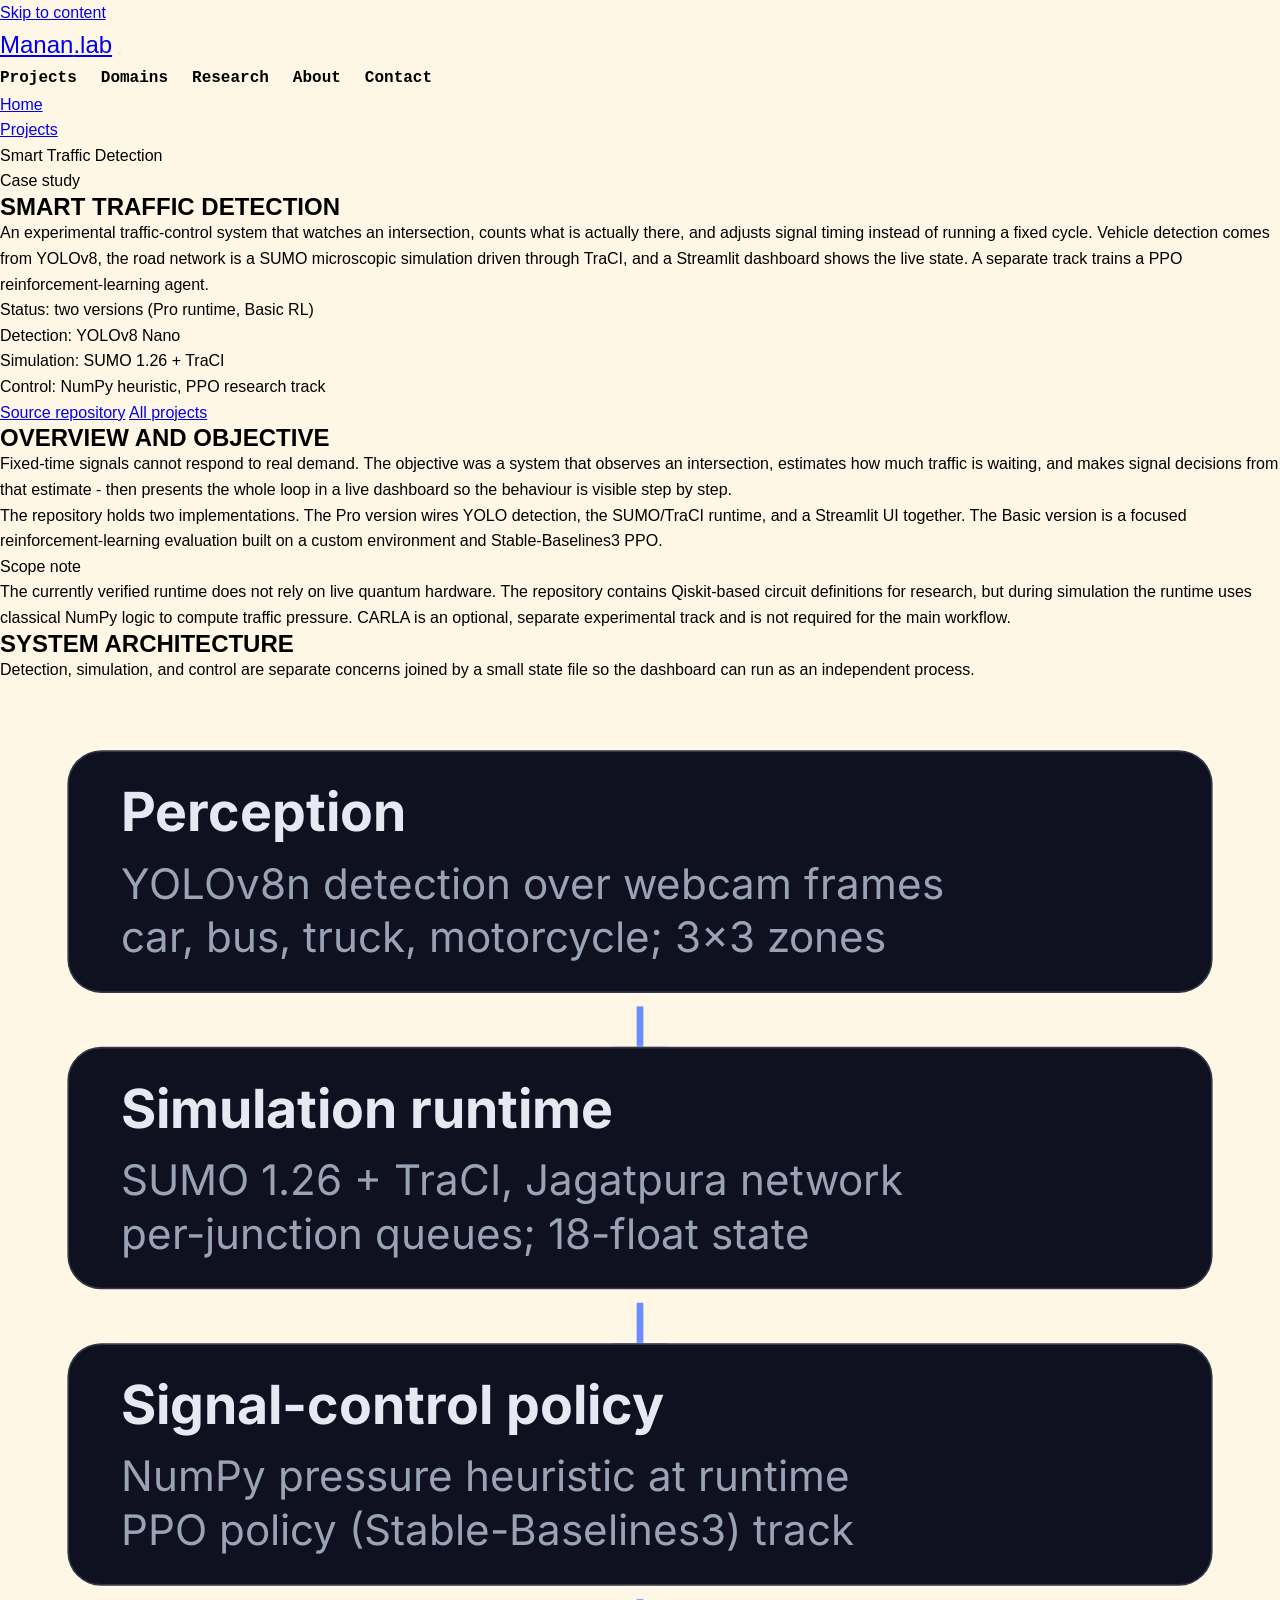
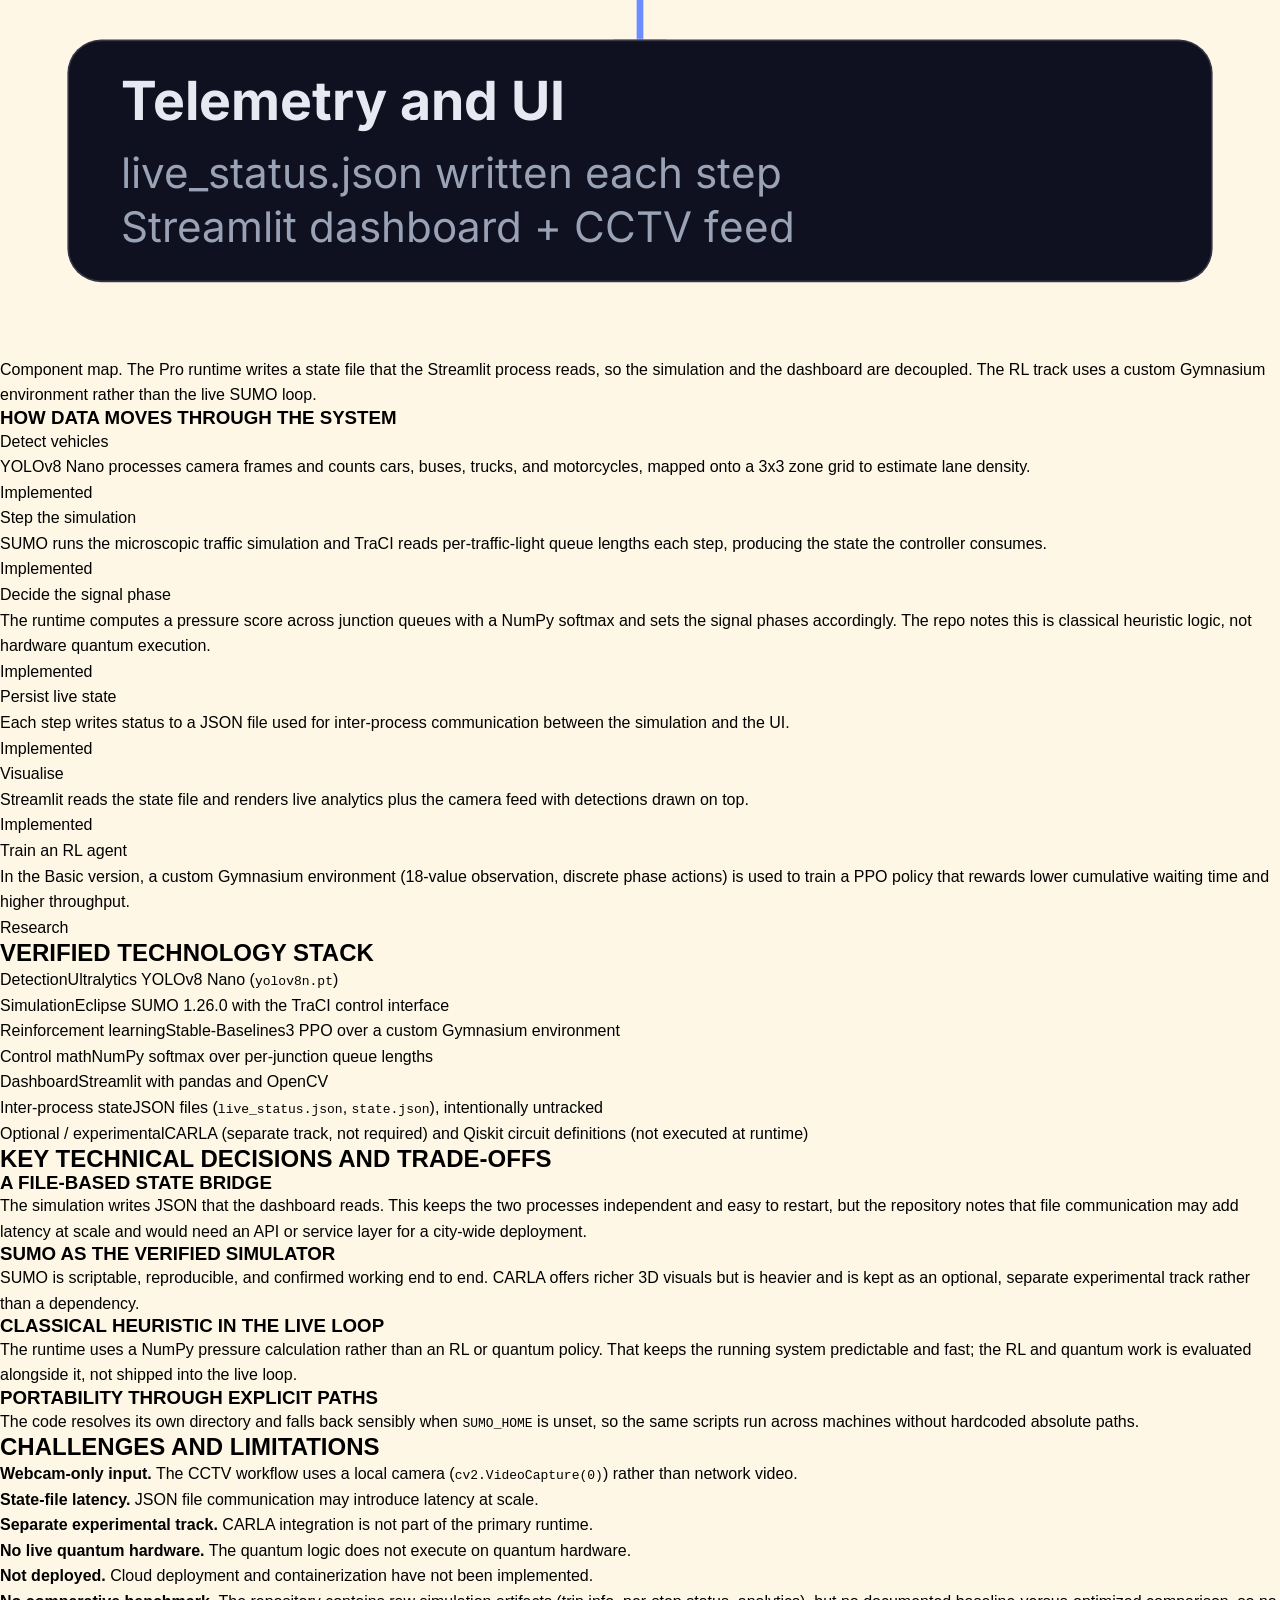
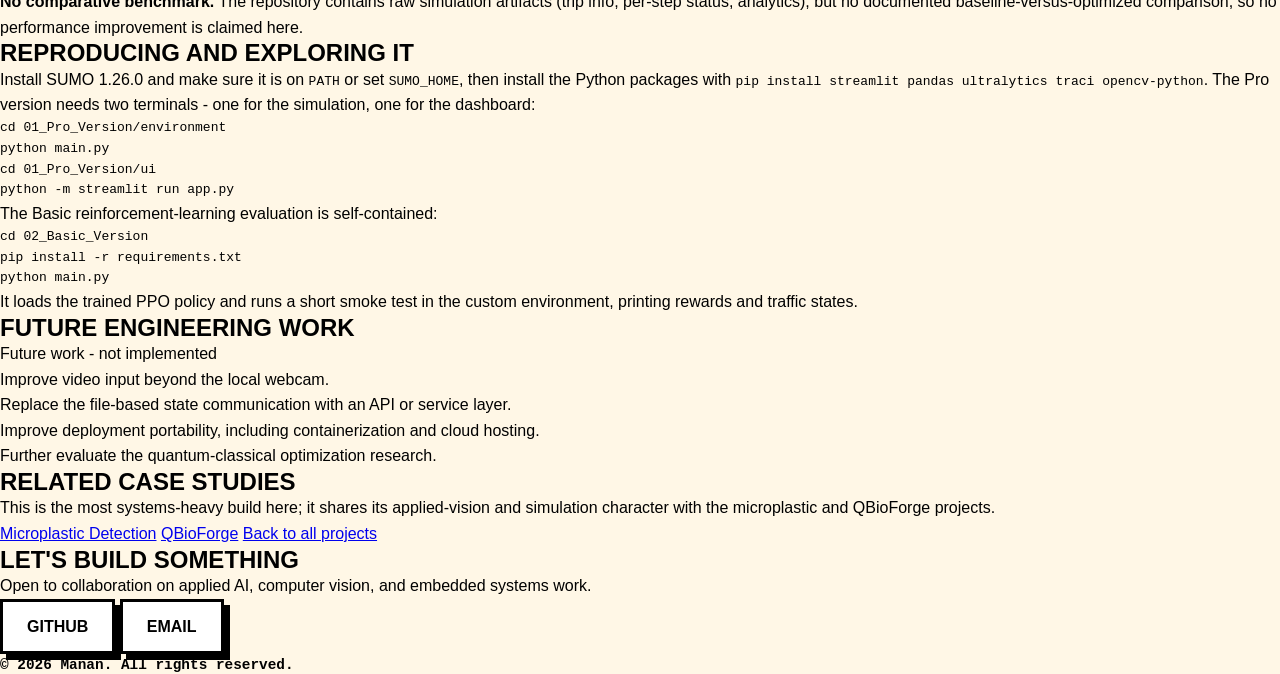
<file: projects/smart-traffic-detection.html>
<!DOCTYPE html>
<html lang="en">
<head>
    <meta charset="UTF-8">
    <meta name="viewport" content="width=device-width, initial-scale=1.0">
    <title>Smart Traffic Detection - Engineering Case Study | Manan Engineering Lab</title>
    <meta name="description" content="An experimental traffic-control system pairing YOLOv8 vehicle detection with a SUMO simulation, a classical signal-control heuristic, a Streamlit dashboard, and a PPO reinforcement-learning track.">
    <meta name="theme-color" content="#0a0a12">
    <link rel="canonical" href="https://manan-engineering-lab.pages.dev/projects/smart-traffic-detection.html">

    <meta property="og:type" content="article">
    <meta property="og:site_name" content="Manan Engineering Lab">
    <meta property="og:title" content="Smart Traffic Detection - Engineering Case Study">
    <meta property="og:description" content="YOLOv8 detection plus a SUMO simulation and a Streamlit dashboard, with a classical signal-control heuristic and a PPO reinforcement-learning track.">
    <meta property="og:url" content="https://manan-engineering-lab.pages.dev/projects/smart-traffic-detection.html">
    <meta name="twitter:card" content="summary">
    <meta name="twitter:title" content="Smart Traffic Detection - Engineering Case Study">
    <meta name="twitter:description" content="YOLOv8 detection plus a SUMO simulation and a Streamlit dashboard with a classical heuristic and a PPO track.">

    <link rel="icon" href="data:image/svg+xml,<svg xmlns='http://www.w3.org/2000/svg' viewBox='0 0 32 32'><rect width='32' height='32' rx='7' fill='%230a0a12'/><path d='M8 24V8l8 10 8-10v16' fill='none' stroke='%236d8cff' stroke-width='3' stroke-linecap='round' stroke-linejoin='round'/></svg>">

    <link rel="preconnect" href="https://fonts.googleapis.com">
    <link rel="preconnect" href="https://fonts.gstatic.com" crossorigin>
    <link href="https://fonts.googleapis.com/css2?family=Inter:wght@400;500;600&family=Outfit:wght@600;800&display=swap" rel="stylesheet">
    <link rel="stylesheet" href="../style.css">
</head>
<body>
    <a class="skip-link" href="#main">Skip to content</a>

    <header class="site-header">
        <nav class="navbar" aria-label="Primary navigation">
            <a class="logo" href="../index.html#hero">Manan<span class="logo-accent">.lab</span></a>
            <button class="nav-toggle" type="button" aria-expanded="false" aria-controls="nav-menu" aria-label="Toggle navigation menu">
                <span class="nav-toggle-bar"></span>
                <span class="nav-toggle-bar"></span>
                <span class="nav-toggle-bar"></span>
            </button>
            <ul class="nav-links" id="nav-menu">
                <li><a href="../index.html#projects">Projects</a></li>
                <li><a href="../index.html#domains">Domains</a></li>
                <li><a href="../index.html#research">Research</a></li>
                <li><a href="../index.html#about">About</a></li>
                <li><a href="../index.html#contact">Contact</a></li>
            </ul>
        </nav>
    </header>

    <main id="main">
        <nav class="breadcrumb" aria-label="Breadcrumb">
            <ol>
                <li><a href="../index.html">Home</a></li>
                <li><a href="../index.html#projects">Projects</a></li>
                <li aria-current="page">Smart Traffic Detection</li>
            </ol>
        </nav>

        <article class="case-hero">
            <p class="case-kicker">Case study</p>
            <h1 class="case-title">Smart Traffic Detection</h1>
            <p class="case-lead">An experimental traffic-control system that watches an intersection, counts what is actually there, and adjusts signal timing instead of running a fixed cycle. Vehicle detection comes from YOLOv8, the road network is a SUMO microscopic simulation driven through TraCI, and a Streamlit dashboard shows the live state. A separate track trains a PPO reinforcement-learning agent.</p>
            <ul class="case-meta">
                <li>Status: two versions (Pro runtime, Basic RL)</li>
                <li>Detection: YOLOv8 Nano</li>
                <li>Simulation: SUMO 1.26 + TraCI</li>
                <li>Control: NumPy heuristic, PPO research track</li>
            </ul>
            <div class="case-actions">
                <a class="action-link action-link--primary" href="https://github.com/mananbd07/Traffic-Detection" target="_blank" rel="noopener noreferrer">Source repository</a>
                <a class="action-link" href="../index.html#projects">All projects</a>
            </div>
        </article>

        <div class="case-body">
            <section class="case-section" aria-labelledby="overview">
                <h2 id="overview">Overview and objective</h2>
                <p>Fixed-time signals cannot respond to real demand. The objective was a system that observes an intersection, estimates how much traffic is waiting, and makes signal decisions from that estimate - then presents the whole loop in a live dashboard so the behaviour is visible step by step.</p>
                <p>The repository holds two implementations. The Pro version wires YOLO detection, the SUMO/TraCI runtime, and a Streamlit UI together. The Basic version is a focused reinforcement-learning evaluation built on a custom environment and Stable-Baselines3 PPO.</p>
                <div class="callout callout--optional">
                    <span class="callout-label">Scope note</span>
                    <p>The currently verified runtime does not rely on live quantum hardware. The repository contains Qiskit-based circuit definitions for research, but during simulation the runtime uses classical NumPy logic to compute traffic pressure. CARLA is an optional, separate experimental track and is not required for the main workflow.</p>
                </div>
            </section>

            <section class="case-section" aria-labelledby="architecture">
                <h2 id="architecture">System architecture</h2>
                <p class="case-section-intro">Detection, simulation, and control are separate concerns joined by a small state file so the dashboard can run as an independent process.</p>

                <figure class="arch-figure">
                    <svg class="arch-svg" viewBox="0 0 380 376" role="img" aria-labelledby="td-arch-title td-arch-desc" font-family="Inter, system-ui, sans-serif" xmlns="http://www.w3.org/2000/svg">
                        <title id="td-arch-title">Component map of the smart traffic system</title>
                        <desc id="td-arch-desc">A four-stage stack: YOLOv8 perception feeds the SUMO simulation runtime, a signal-control policy makes decisions, and a state file drives the Streamlit dashboard.</desc>
                        <defs>
                            <marker id="td-arrow" markerWidth="10" markerHeight="10" refX="5" refY="5" orient="auto">
                                <path d="M1 1 L9 5 L1 9 z" fill="#6d8cff"></path>
                            </marker>
                        </defs>
                        <rect x="20" y="20" width="340" height="72" rx="10" fill="#101120" stroke="rgba(255,255,255,0.16)"></rect>
                        <text x="36" y="44" fill="#e7e9f2" font-size="16" font-weight="700">Perception</text>
                        <text x="36" y="64" fill="#9aa3b6" font-size="12.5">YOLOv8n detection over webcam frames</text>
                        <text x="36" y="80" fill="#9aa3b6" font-size="12.5">car, bus, truck, motorcycle; 3x3 zones</text>
                        <line x1="190" y1="96" x2="190" y2="116" stroke="#6d8cff" stroke-width="2" marker-end="url(#td-arrow)"></line>
                        <rect x="20" y="108" width="340" height="72" rx="10" fill="#101120" stroke="rgba(255,255,255,0.16)"></rect>
                        <text x="36" y="132" fill="#e7e9f2" font-size="16" font-weight="700">Simulation runtime</text>
                        <text x="36" y="152" fill="#9aa3b6" font-size="12.5">SUMO 1.26 + TraCI, Jagatpura network</text>
                        <text x="36" y="168" fill="#9aa3b6" font-size="12.5">per-junction queues; 18-float state</text>
                        <line x1="190" y1="184" x2="190" y2="204" stroke="#6d8cff" stroke-width="2" marker-end="url(#td-arrow)"></line>
                        <rect x="20" y="196" width="340" height="72" rx="10" fill="#101120" stroke="rgba(255,255,255,0.16)"></rect>
                        <text x="36" y="220" fill="#e7e9f2" font-size="16" font-weight="700">Signal-control policy</text>
                        <text x="36" y="240" fill="#9aa3b6" font-size="12.5">NumPy pressure heuristic at runtime</text>
                        <text x="36" y="256" fill="#9aa3b6" font-size="12.5">PPO policy (Stable-Baselines3) track</text>
                        <line x1="190" y1="272" x2="190" y2="292" stroke="#6d8cff" stroke-width="2" marker-end="url(#td-arrow)"></line>
                        <rect x="20" y="284" width="340" height="72" rx="10" fill="#101120" stroke="rgba(255,255,255,0.16)"></rect>
                        <text x="36" y="308" fill="#e7e9f2" font-size="16" font-weight="700">Telemetry and UI</text>
                        <text x="36" y="328" fill="#9aa3b6" font-size="12.5">live_status.json written each step</text>
                        <text x="36" y="344" fill="#9aa3b6" font-size="12.5">Streamlit dashboard + CCTV feed</text>
                    </svg>
                    <figcaption>Component map. The Pro runtime writes a state file that the Streamlit process reads, so the simulation and the dashboard are decoupled. The RL track uses a custom Gymnasium environment rather than the live SUMO loop.</figcaption>
                </figure>

                <h3>How data moves through the system</h3>
                <ol class="flow">
                    <li class="flow-step">
                        <span class="flow-label">Detect vehicles</span>
                        <p class="flow-desc">YOLOv8 Nano processes camera frames and counts cars, buses, trucks, and motorcycles, mapped onto a 3x3 zone grid to estimate lane density.</p>
                        <span class="flow-tag">Implemented</span>
                    </li>
                    <li class="flow-step">
                        <span class="flow-label">Step the simulation</span>
                        <p class="flow-desc">SUMO runs the microscopic traffic simulation and TraCI reads per-traffic-light queue lengths each step, producing the state the controller consumes.</p>
                        <span class="flow-tag">Implemented</span>
                    </li>
                    <li class="flow-step">
                        <span class="flow-label">Decide the signal phase</span>
                        <p class="flow-desc">The runtime computes a pressure score across junction queues with a NumPy softmax and sets the signal phases accordingly. The repo notes this is classical heuristic logic, not hardware quantum execution.</p>
                        <span class="flow-tag">Implemented</span>
                    </li>
                    <li class="flow-step">
                        <span class="flow-label">Persist live state</span>
                        <p class="flow-desc">Each step writes status to a JSON file used for inter-process communication between the simulation and the UI.</p>
                        <span class="flow-tag">Implemented</span>
                    </li>
                    <li class="flow-step">
                        <span class="flow-label">Visualise</span>
                        <p class="flow-desc">Streamlit reads the state file and renders live analytics plus the camera feed with detections drawn on top.</p>
                        <span class="flow-tag">Implemented</span>
                    </li>
                    <li class="flow-step">
                        <span class="flow-label">Train an RL agent</span>
                        <p class="flow-desc">In the Basic version, a custom Gymnasium environment (18-value observation, discrete phase actions) is used to train a PPO policy that rewards lower cumulative waiting time and higher throughput.</p>
                        <span class="flow-tag">Research</span>
                    </li>
                </ol>
            </section>

            <section class="case-section" aria-labelledby="stack">
                <h2 id="stack">Verified technology stack</h2>
                <ul class="spec-list">
                    <li><span class="spec-key">Detection</span><span class="spec-val">Ultralytics YOLOv8 Nano (<code>yolov8n.pt</code>)</span></li>
                    <li><span class="spec-key">Simulation</span><span class="spec-val">Eclipse SUMO 1.26.0 with the TraCI control interface</span></li>
                    <li><span class="spec-key">Reinforcement learning</span><span class="spec-val">Stable-Baselines3 PPO over a custom Gymnasium environment</span></li>
                    <li><span class="spec-key">Control math</span><span class="spec-val">NumPy softmax over per-junction queue lengths</span></li>
                    <li><span class="spec-key">Dashboard</span><span class="spec-val">Streamlit with pandas and OpenCV</span></li>
                    <li><span class="spec-key">Inter-process state</span><span class="spec-val">JSON files (<code>live_status.json</code>, <code>state.json</code>), intentionally untracked</span></li>
                    <li><span class="spec-key">Optional / experimental</span><span class="spec-val">CARLA (separate track, not required) and Qiskit circuit definitions (not executed at runtime)</span></li>
                </ul>
            </section>

            <section class="case-section" aria-labelledby="decisions">
                <h2 id="decisions">Key technical decisions and trade-offs</h2>
                <div class="case-grid">
                    <div class="case-panel">
                        <h3>A file-based state bridge</h3>
                        <p>The simulation writes JSON that the dashboard reads. This keeps the two processes independent and easy to restart, but the repository notes that file communication may add latency at scale and would need an API or service layer for a city-wide deployment.</p>
                    </div>
                    <div class="case-panel">
                        <h3>SUMO as the verified simulator</h3>
                        <p>SUMO is scriptable, reproducible, and confirmed working end to end. CARLA offers richer 3D visuals but is heavier and is kept as an optional, separate experimental track rather than a dependency.</p>
                    </div>
                    <div class="case-panel">
                        <h3>Classical heuristic in the live loop</h3>
                        <p>The runtime uses a NumPy pressure calculation rather than an RL or quantum policy. That keeps the running system predictable and fast; the RL and quantum work is evaluated alongside it, not shipped into the live loop.</p>
                    </div>
                    <div class="case-panel">
                        <h3>Portability through explicit paths</h3>
                        <p>The code resolves its own directory and falls back sensibly when <code>SUMO_HOME</code> is unset, so the same scripts run across machines without hardcoded absolute paths.</p>
                    </div>
                </div>
            </section>

            <section class="case-section" aria-labelledby="limitations">
                <h2 id="limitations">Challenges and limitations</h2>
                <ul>
                    <li><strong>Webcam-only input.</strong> The CCTV workflow uses a local camera (<code>cv2.VideoCapture(0)</code>) rather than network video.</li>
                    <li><strong>State-file latency.</strong> JSON file communication may introduce latency at scale.</li>
                    <li><strong>Separate experimental track.</strong> CARLA integration is not part of the primary runtime.</li>
                    <li><strong>No live quantum hardware.</strong> The quantum logic does not execute on quantum hardware.</li>
                    <li><strong>Not deployed.</strong> Cloud deployment and containerization have not been implemented.</li>
                    <li><strong>No comparative benchmark.</strong> The repository contains raw simulation artifacts (trip info, per-step status, analytics), but no documented baseline-versus-optimized comparison, so no performance improvement is claimed here.</li>
                </ul>
            </section>

            <section class="case-section" aria-labelledby="reproduce">
                <h2 id="reproduce">Reproducing and exploring it</h2>
                <p>Install SUMO 1.26.0 and make sure it is on <code>PATH</code> or set <code>SUMO_HOME</code>, then install the Python packages with <code>pip install streamlit pandas ultralytics traci opencv-python</code>. The Pro version needs two terminals - one for the simulation, one for the dashboard:</p>
<pre><code>cd 01_Pro_Version/environment
python main.py</code></pre>
<pre><code>cd 01_Pro_Version/ui
python -m streamlit run app.py</code></pre>
                <p>The Basic reinforcement-learning evaluation is self-contained:</p>
<pre><code>cd 02_Basic_Version
pip install -r requirements.txt
python main.py</code></pre>
                <p>It loads the trained PPO policy and runs a short smoke test in the custom environment, printing rewards and traffic states.</p>
            </section>

            <section class="case-section" aria-labelledby="future">
                <h2 id="future">Future engineering work</h2>
                <div class="callout callout--future">
                    <span class="callout-label">Future work - not implemented</span>
                    <ul>
                        <li>Improve video input beyond the local webcam.</li>
                        <li>Replace the file-based state communication with an API or service layer.</li>
                        <li>Improve deployment portability, including containerization and cloud hosting.</li>
                        <li>Further evaluate the quantum-classical optimization research.</li>
                    </ul>
                </div>
            </section>

            <section class="case-section" aria-labelledby="related">
                <h2 id="related">Related case studies</h2>
                <p class="case-section-intro">This is the most systems-heavy build here; it shares its applied-vision and simulation character with the microplastic and QBioForge projects.</p>
                <div class="case-actions">
                    <a class="action-link" href="microplastic-detection.html">Microplastic Detection</a>
                    <a class="action-link" href="qbioforge.html">QBioForge</a>
                    <a class="action-link" href="../index.html#projects">Back to all projects</a>
                </div>
            </section>
        </div>
    </main>

    <footer id="contact" class="site-footer">
        <div class="footer-inner">
            <h2 class="footer-title">Let's build something</h2>
            <p class="footer-lead">Open to collaboration on applied AI, computer vision, and embedded systems work.</p>
            <div class="footer-links">
                <a class="btn btn-primary" href="https://github.com/mananbd07" target="_blank" rel="noopener noreferrer">GitHub</a>
                <a class="btn btn-ghost" href="mailto:contact@manan.ai">Email</a>
            </div>
            <p class="copyright">&copy; <span id="year">2026</span> Manan. All rights reserved.</p>
        </div>
    </footer>

    <script src="../script.js"></script>
</body>
</html>
</file>
<file: style.css>
/* 
========================================
DESIGN TOKENS
========================================
Colors:
Background: #fff7e6 (Warm Off-White)
Black: #000000
Yellow: #ffd60a
Pink: #ff5d8f
Mint: #5eead4
Blue: #5b8cff
Orange: #ff9f1c

Fonts:
Headings: 'Archivo Black', sans-serif
Body: 'Space Grotesk', sans-serif
Tags/Code: 'DM Mono', monospace

Borders: 3px solid #000
Shadows: 6px 6px 0px #000
========================================
*/

:root {
    --bg: #fff7e6;
    --text: #000;
    --border: 3px solid #000;
    --shadow: 6px 6px 0px #000;
    --shadow-hover: 8px 8px 0px #000;
    --shadow-active: 2px 2px 0px #000;
    --yellow: #ffd60a;
    --pink: #ff5d8f;
    --mint: #5eead4;
    --blue: #5b8cff;
    --orange: #ff9f1c;
}

/* Reset & Base */
* {
    box-sizing: border-box;
    margin: 0;
    padding: 0;
}

html {
    scroll-behavior: smooth;
}

body {
    background-color: var(--bg);
    color: var(--text);
    font-family: 'Space Grotesk', sans-serif;
    line-height: 1.6;
    overflow-x: hidden;
}

/* Typography */
h1, h2, h3 {
    font-family: 'Archivo Black', sans-serif;
    text-transform: uppercase;
    line-height: 1.1;
}

/* Buttons */
.btn {
    display: inline-block;
    padding: 12px 24px;
    border: var(--border);
    box-shadow: var(--shadow);
    font-family: 'Space Grotesk', sans-serif;
    font-weight: 700;
    text-transform: uppercase;
    text-decoration: none;
    color: var(--text);
    background: #fff;
    cursor: pointer;
    transition: all 0.1s ease;
}

.btn:hover {
    transform: translate(-2px, -2px);
    box-shadow: var(--shadow-hover);
}

.btn:active {
    transform: translate(4px, 4px);
    box-shadow: var(--shadow-active);
}

.btn-yellow { background: var(--yellow); }
.btn-white { background: #fff; }
.btn-black { background: #000; color: #fff; }

/* Navigation */
.brutal-nav {
    position: sticky;
    top: 0;
    z-index: 100;
    display: flex;
    justify-content: space-between;
    align-items: center;
    padding: 1rem 5%;
    background: var(--bg);
    border-bottom: var(--border);
}

.logo {
    font-family: 'Archivo Black', sans-serif;
    font-size: 1.5rem;
}

.nav-links {
    list-style: none;
    display: flex;
    gap: 1.5rem;
}

.nav-links a {
    color: var(--text);
    text-decoration: none;
    font-weight: 700;
    font-family: 'DM Mono', monospace;
}

.nav-links a:hover {
    text-decoration: underline;
    text-decoration-thickness: 3px;
}

/* Hero */
.hero {
    padding: 6rem 5% 4rem;
    border-bottom: var(--border);
    background: var(--bg);
}

.hero-content {
    display: flex;
    justify-content: space-between;
    align-items: center;
    gap: 2rem;
    max-width: 1200px;
    margin: 0 auto;
}

.hero-text h1 {
    font-size: clamp(3rem, 8vw, 6rem);
    letter-spacing: -2px;
    margin-bottom: 1.5rem;
}

.tagline {
    font-family: 'DM Mono', monospace;
    font-size: 1.2rem;
    margin-bottom: 2rem;
    font-weight: 500;
}

.hero-actions {
    display: flex;
    gap: 1rem;
    flex-wrap: wrap;
}

/* Rotating Sticker */
.hero-sticker-container {
    position: relative;
    width: 150px;
    height: 150px;
}

.sticker {
    width: 100%;
    height: 100%;
    background: var(--pink);
    border: var(--border);
    border-radius: 50%;
    box-shadow: var(--shadow);
    display: flex;
    justify-content: center;
    align-items: center;
    position: relative;
}

.sticker-icon {
    font-size: 2.5rem;
}

.rotating-sticker svg {
    animation: spin 10s linear infinite;
    position: absolute;
    top: -10px;
    left: -10px;
    width: 170px;
    height: 170px;
}

@keyframes spin {
    100% { transform: rotate(360deg); }
}

/* Marquee */
.marquee-container {
    background: var(--yellow);
    border-bottom: var(--border);
    overflow: hidden;
    white-space: nowrap;
    padding: 1rem 0;
}

.marquee {
    display: inline-block;
    animation: marquee 20s linear infinite;
    font-family: 'DM Mono', monospace;
    font-weight: bold;
    font-size: 1.2rem;
}

.marquee span {
    margin: 0 1rem;
}

@keyframes marquee {
    0% { transform: translateX(0); }
    100% { transform: translateX(-50%); }
}

/* Sections */
.section {
    padding: 6rem 5%;
    max-width: 1200px;
    margin: 0 auto;
}

.section-title {
    font-size: 2.5rem;
    margin-bottom: 2rem;
    display: inline-block;
    background: #000;
    color: #fff;
    padding: 0.5rem 1rem;
    transform: rotate(-2deg);
}

.brutal-box {
    border: var(--border);
    box-shadow: var(--shadow);
    background: #fff;
    padding: 2rem;
    font-size: 1.2rem;
}

/* Projects Grid */
.projects-grid {
    display: grid;
    grid-template-columns: repeat(auto-fit, minmax(320px, 1fr));
    gap: 2rem;
}

.project-card {
    border: var(--border);
    box-shadow: var(--shadow);
    padding: 2rem;
    display: flex;
    flex-direction: column;
    transition: all 0.2s ease;
}

.project-card:hover {
    transform: translate(-4px, -4px);
    box-shadow: 10px 10px 0px #000;
}

.project-card h3 {
    font-size: 1.5rem;
    margin-bottom: 1rem;
    margin-top: 1rem;
}

.project-card p {
    font-family: 'Space Grotesk', sans-serif;
    margin-bottom: 1.5rem;
    flex-grow: 1;
}

.project-card .btn {
    align-self: flex-start;
}

.tag {
    align-self: flex-start;
    font-family: 'DM Mono', monospace;
    background: #fff;
    border: 2px solid #000;
    padding: 4px 8px;
    font-size: 0.85rem;
    font-weight: bold;
}

.tech-stack {
    display: flex;
    flex-wrap: wrap;
    gap: 0.5rem;
    margin-bottom: 1.5rem;
    font-family: 'DM Mono', monospace;
    font-size: 0.85rem;
}

.tech-stack span {
    background: rgba(255,255,255,0.6);
    border: 1px solid #000;
    padding: 2px 6px;
}

/* Card Colors */
.bg-pink { background: var(--pink); }
.bg-mint { background: var(--mint); }
.bg-blue { background: var(--blue); }
.bg-orange { background: var(--orange); }
.bg-yellow { background: var(--yellow); }

/* Featured Card Special Styling */
.featured-card {
    grid-column: 1 / -1; /* Spans full width on small screens */
    transform: rotate(1deg);
}
.featured-card:hover {
    transform: rotate(1deg) translate(-4px, -4px);
}
.featured-badge {
    position: absolute;
    top: -15px;
    right: 20px;
    background: #000;
    color: #fff;
    padding: 4px 12px;
    font-family: 'DM Mono', monospace;
    font-weight: bold;
    border: var(--border);
    transform: rotate(3deg);
}

/* Grid Layouts */
.grid-2-col {
    display: grid;
    grid-template-columns: 1fr 1fr;
    gap: 3rem;
}

@media (max-width: 768px) {
    .grid-2-col {
        grid-template-columns: 1fr;
    }
    .hero-content {
        flex-direction: column;
        align-items: flex-start;
    }
    .featured-card {
        grid-column: auto;
    }
}

/* Achievements Stickers */
.stickers-container {
    display: flex;
    flex-wrap: wrap;
    gap: 1.5rem;
}

.achievement-sticker {
    background: #fff;
    border: var(--border);
    box-shadow: var(--shadow);
    padding: 1rem 1.5rem;
    font-family: 'DM Mono', monospace;
    font-size: 0.9rem;
}

.rotate-left { transform: rotate(-3deg); }
.rotate-right { transform: rotate(4deg); }
.rotate-slight-left { transform: rotate(-1deg); }

.achievement-sticker strong {
    font-family: 'Archivo Black', sans-serif;
    font-size: 1.1rem;
}

/* Footer */
.footer {
    border-top: var(--border);
    background: var(--blue);
    padding: 4rem 5%;
    text-align: center;
}

.footer h2 {
    font-size: clamp(2rem, 5vw, 4rem);
    margin-bottom: 2rem;
}

.social-links {
    display: flex;
    justify-content: center;
    gap: 1rem;
    flex-wrap: wrap;
    margin-bottom: 3rem;
}

.copyright {
    font-family: 'DM Mono', monospace;
    font-size: 0.9rem;
    font-weight: bold;
}

/* Accessibility & Reduced Motion */
@media (prefers-reduced-motion: reduce) {
    .rotating-sticker svg,
    .marquee {
        animation: none !important;
    }
    html {
        scroll-behavior: auto;
    }
    * {
        transition: none !important;
    }
}

/* Focus States */
a:focus-visible, button:focus-visible {
    outline: 3px dashed #000;
    outline-offset: 4px;
}
</file>
<file: projects/focusclock-app/assets/index-D8G8_7QO.css>
:root{--bg-color: #242424;--panel-bg: #303030;--elevated-bg: #383838;--panel-border: rgba(255, 255, 255, .05);--text-primary: #F5F5F5;--text-secondary: #D0D0D0;--text-muted: #AFAFAF;--accent-color: #4CC2FF;--accent-soft: rgba(76, 194, 255, .15);--accent-hover: #73D2FF;--accent-green: #10b981;--danger: #ef4444;--transition-speed: .2s;font-family:Segoe UI Variable,Segoe UI,system-ui,sans-serif}*{box-sizing:border-box;margin:0;padding:0}body{background-color:var(--bg-color);color:var(--text-primary);display:flex;justify-content:center;align-items:center;min-height:100vh;overflow:hidden;-webkit-user-select:none;user-select:none}#root{width:100%;max-width:900px;height:100vh;display:flex;flex-direction:column}::-webkit-scrollbar{display:none}*{-ms-overflow-style:none;scrollbar-width:none}.glass-panel{background:var(--panel-bg);border-radius:12px;padding:24px;box-shadow:0 8px 24px #00000026,inset 0 1px #ffffff0d;border:1px solid var(--panel-border);display:flex;flex-direction:column;position:relative;transition:all var(--transition-speed) ease}button{background:none;border:none;color:inherit;font-family:inherit;cursor:pointer;outline:none;transition:all var(--transition-speed) ease}button:hover{opacity:.85}button:focus-visible{outline:2px solid var(--accent-color);outline-offset:2px}.title{font-size:1rem;font-weight:600;margin-bottom:1rem}.nav-tabs{display:flex;gap:1rem;padding:1rem;justify-content:center;background:var(--panel-bg);margin-bottom:1rem}.nav-tab{color:var(--text-secondary);font-size:.95rem;padding:.5rem 1rem;border-radius:8px}.nav-tab.active{color:var(--text-primary);background:var(--elevated-bg);box-shadow:0 1px 3px #0003}.modal-overlay{position:fixed;inset:0;background:#0009;display:flex;justify-content:center;align-items:center;z-index:100}.modal-content{background:var(--panel-bg);padding:2rem;border-radius:12px;width:300px;display:flex;flex-direction:column;gap:1rem}.modal-content input{background:#0003;border:1px solid var(--panel-border);color:#fff;padding:.5rem;border-radius:6px;outline:none}
</file>
